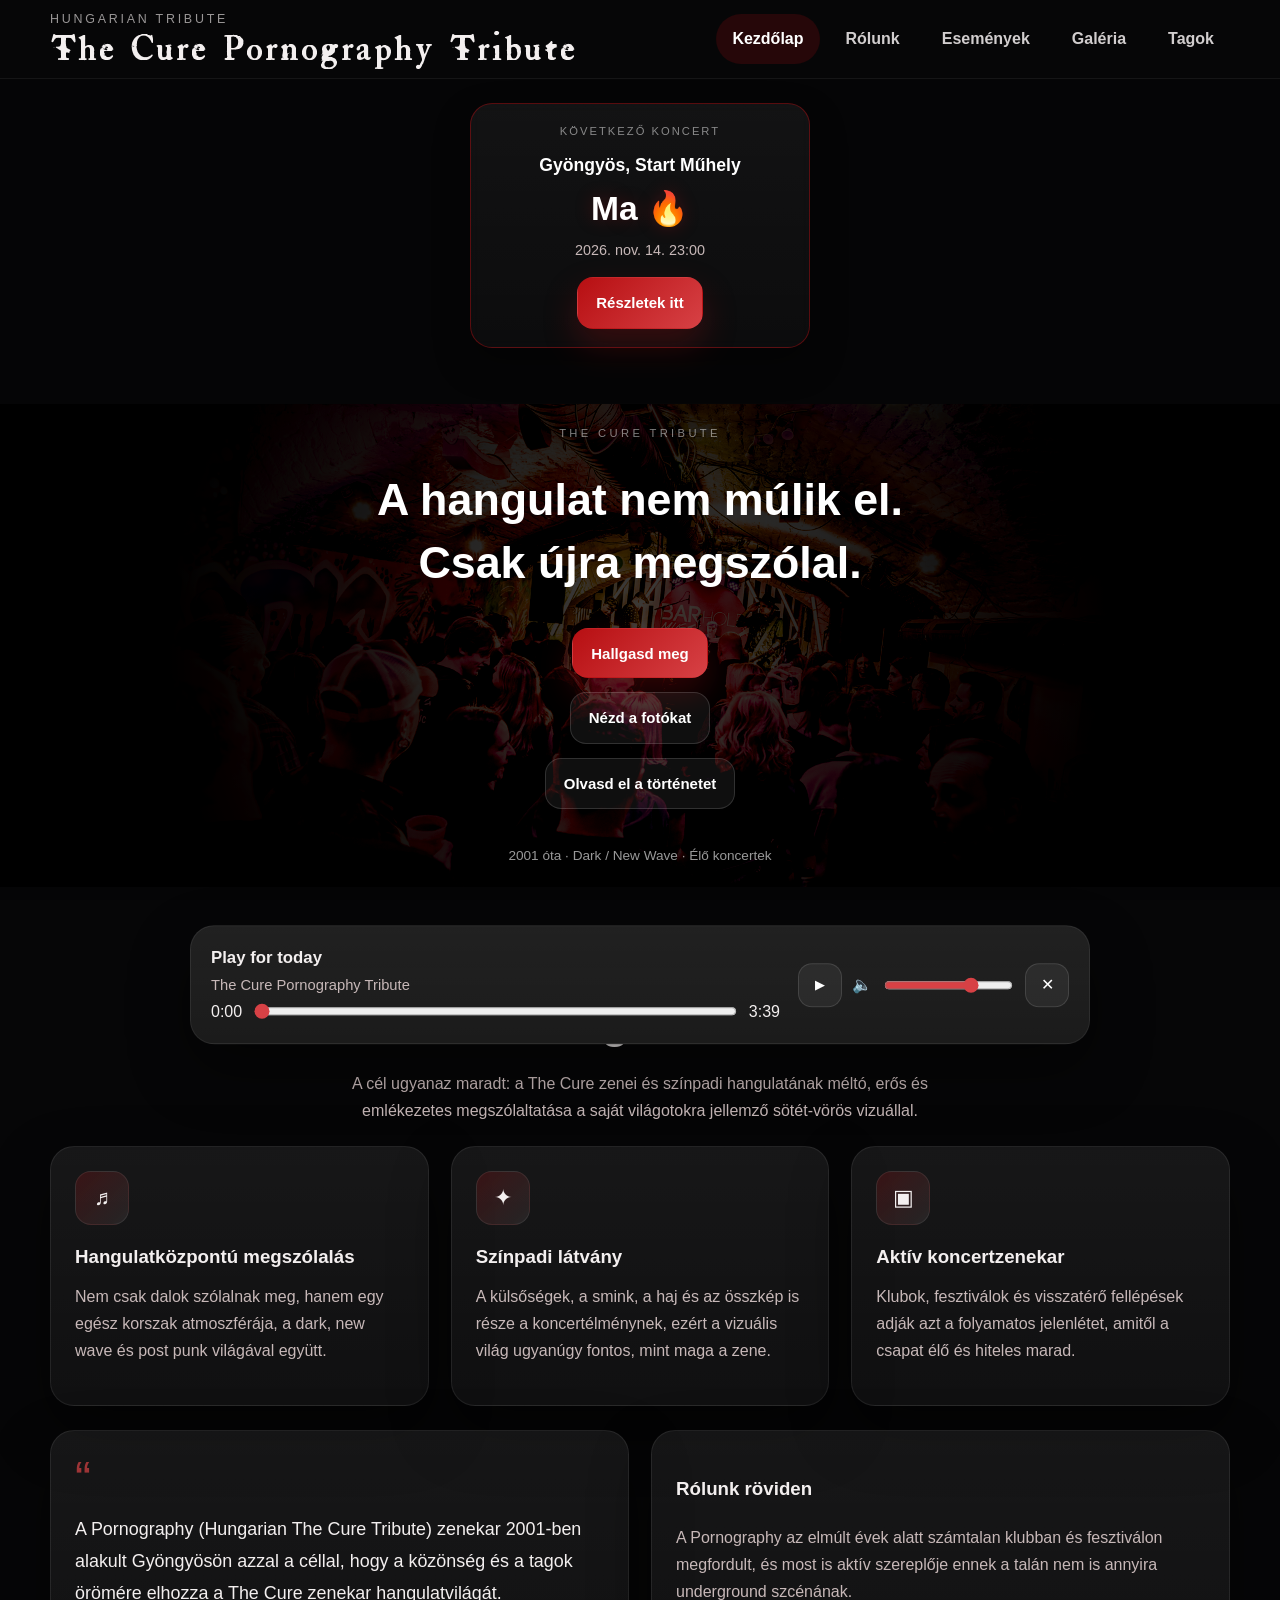
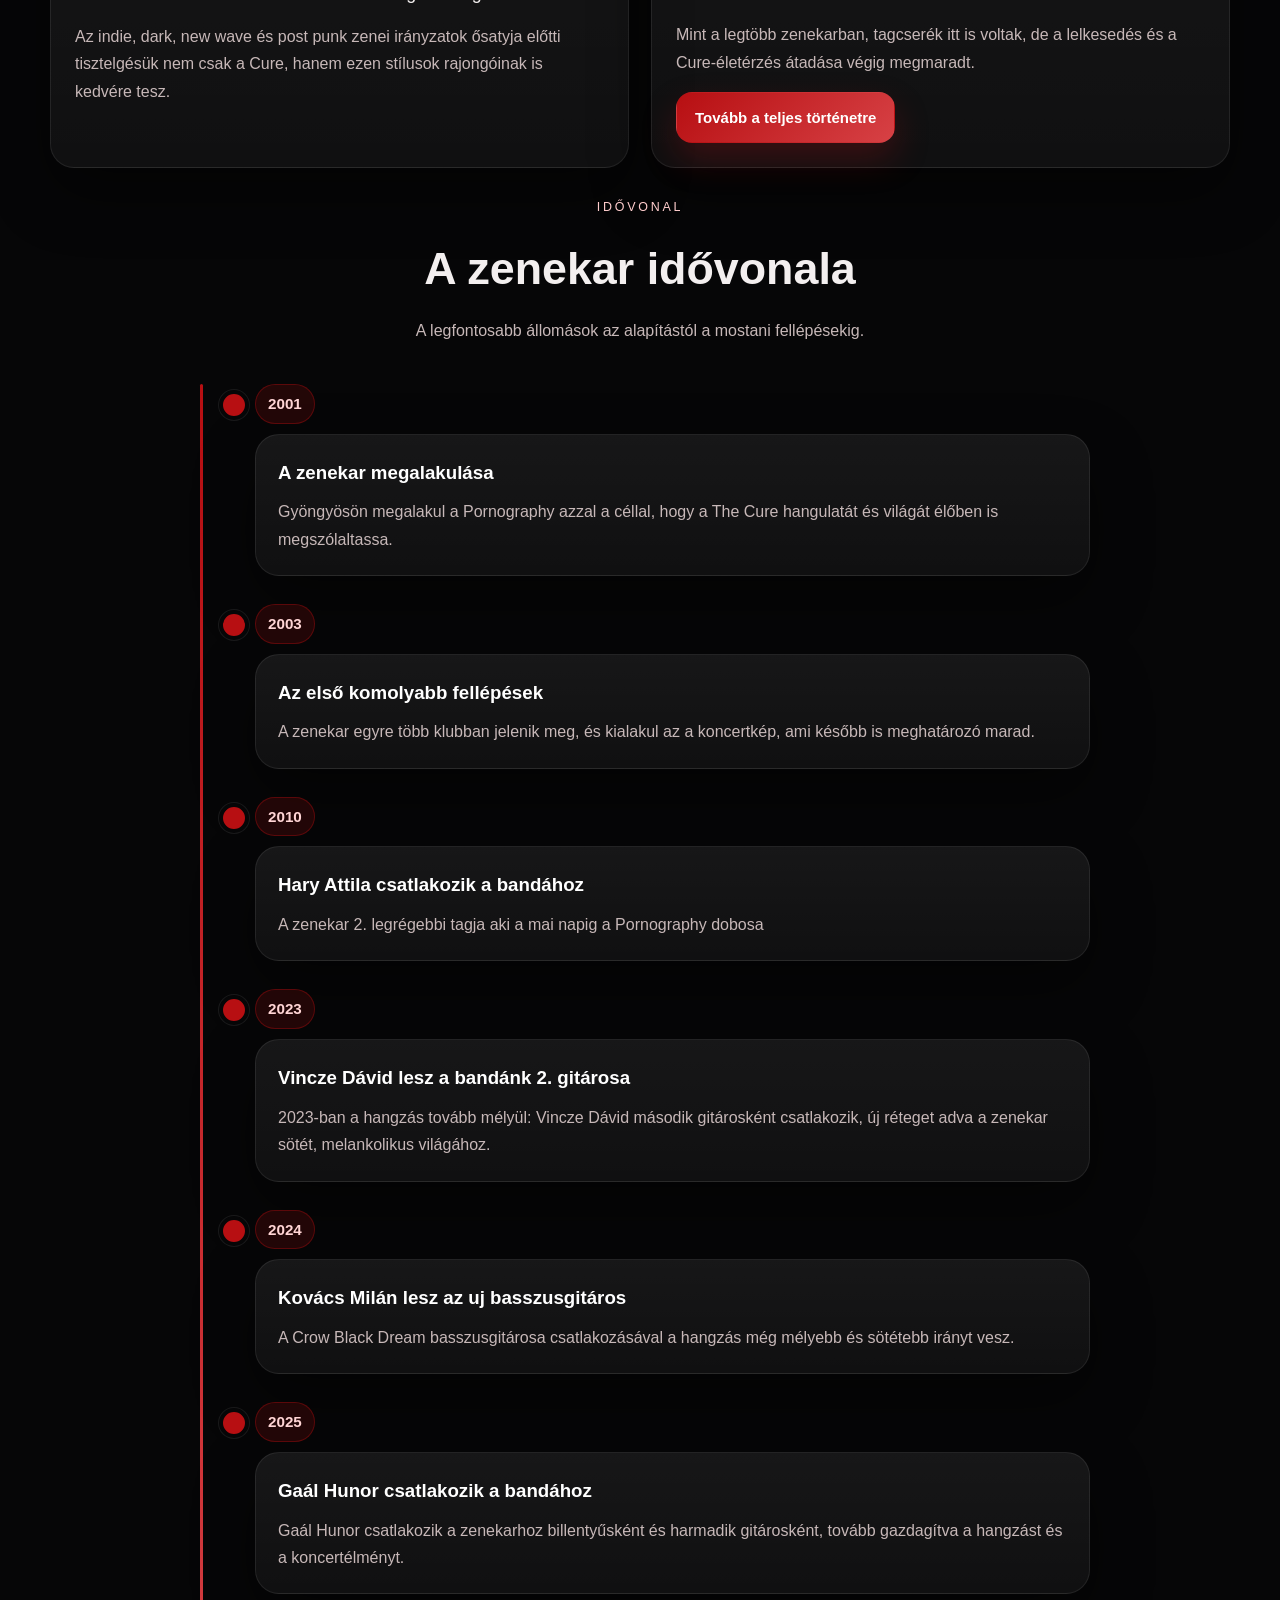
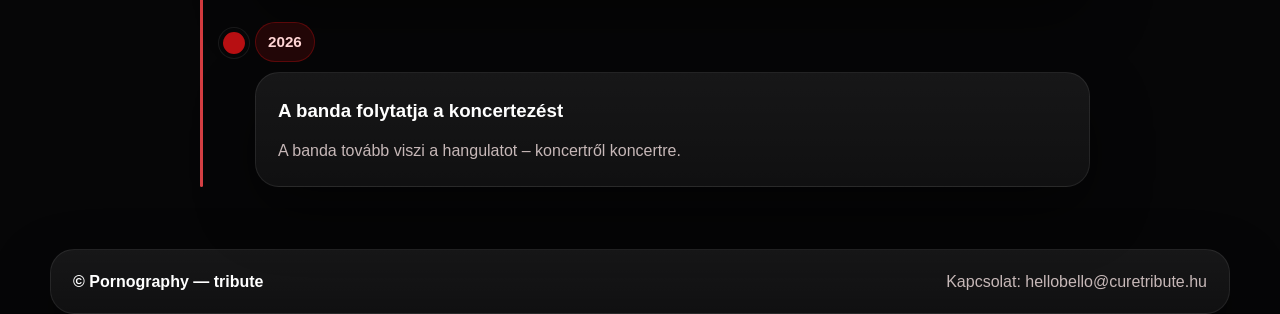
<file: index.html>
<!doctype html>
<html lang="hu">
<head>
  <meta charset="utf-8" />
  <meta name="theme-color" content="#060607">
  <meta name="apple-mobile-web-app-status-bar-style" content="black">
  <meta name="apple-mobile-web-app-capable" content="yes">
  <meta name="viewport" content="width=device-width, initial-scale=1, viewport-fit=cover">
  <meta name="theme-color" media="(prefers-color-scheme: light)" content="#060607">
  <meta name="theme-color" media="(prefers-color-scheme: dark)" content="#060607">
  <meta name="author" content="Gaal Hunor">
  <meta name="keywords" content="The Cure Pornography Tribute, Pornography Tribute">
  <meta name="description" content="Ez a The Cure Pornography Tribute hivatalos oldala">
  <title>The Cure Pornography Tribute</title>
  <link rel="stylesheet" href="style.css">
  <script src="JavaScript/app.js" defer></script>
</head>
<body>
  <div class="page-shell">
    <header class="site-header">
      <div class="inner">
        <a class="brand" href="./index.html">
          <span class="eyebrow">Hungarian Tribute</span>
          <span class="title">The Cure Pornography Tribute</span>
        </a>
        <button class="nav-toggle" aria-label="Menü megnyitása">☰</button>
        <nav class="site-nav">
          <a class="active" href="./index.html">Kezdőlap</a>
          <a href="./index3.html">Rólunk</a>
          <a href="./index4.html">Események</a>
          <a href="./index2.html">Galéria</a>
          <a href="./index5.html">Tagok</a>
        </nav>
      </div>
    </header>
    <div class="scroll-bar">
      <div class="scroll-bar-fill"></div>
    </div>
    <div class="countdown-card">
    <div class="countdown-label">Következő koncert</div>
    <div class="countdown-place">Gyöngyös, Start Műhely</div>
    <div class="countdown-live" id="countdownText">7 nap múlva</div>
    <div class="countdown-meta">2026. nov. 14. 23:00</div>
    <a class="btn btn-primary" href="https://www.facebook.com/events/27667048902974199" target="_blank" style="margin-top: 15px;">Részletek itt</a>
  </div>
    <section class="hero">
    <div class="hero-stack">

    <div class="hero-bg-image"></div>

    <div class="hero-center reveal">

      <div class="hero-line-top">THE CURE TRIBUTE</div>

      <div class="hero-main">
        A hangulat nem múlik el.<br>
        Csak újra megszólal.
      </div>

      <div class="hero-actions">
        <button class="btn btn-primary" id="openPlayer">Hallgasd meg</button>
        <a class="btn btn-secondary" href="./index2.html">Nézd a fotókat</a>
        <a class="btn btn-secondary" href="./index3.html">Olvasd el a történetet</a>
      </div>

      <div class="hero-footer">
        2001 óta · Dark / New Wave · Élő koncertek
      </div>

    </div>

  </div>
</section>

    <section class="section">
      <div class="section-head center reveal">
        <span class="eyebrow">A zenekar világa</span>
        <h2>Miért különleges ez a tribute?</h2>
        <center>
          <p>A cél ugyanaz maradt: a The Cure zenei és színpadi hangulatának méltó, erős és emlékezetes megszólaltatása a saját világotokra jellemző sötét-vörös vizuállal.</p>
        </center>
      </div>
      <div class="grid-3">
        <article class="card reveal">
          <div class="icon-chip">♬</div>
          <h3>Hangulatközpontú megszólalás</h3>
          <p>Nem csak dalok szólalnak meg, hanem egy egész korszak atmoszférája, a dark, new wave és post punk világával együtt.</p>
        </article>
        <article class="card reveal">
          <div class="icon-chip">✦</div>
          <h3>Színpadi látvány</h3>
          <p>A külsőségek, a smink, a haj és az összkép is része a koncertélménynek, ezért a vizuális világ ugyanúgy fontos, mint maga a zene.</p>
        </article>
        <article class="card reveal">
          <div class="icon-chip">▣</div>
          <h3>Aktív koncertzenekar</h3>
          <p>Klubok, fesztiválok és visszatérő fellépések adják azt a folyamatos jelenlétet, amitől a csapat élő és hiteles marad.</p>
        </article>
      </div>
    </section>

    <section class="section">
      <div class="about-teaser">
        <article class="quote-card reveal">
          <div class="quote-mark">“</div>
          <blockquote>A Pornography (Hungarian The Cure Tribute) zenekar 2001-ben alakult Gyöngyösön azzal a céllal, hogy a közönség és a tagok örömére elhozza a The Cure zenekar hangulatvilágát.</blockquote>
          <p>Az indie, dark, new wave és post punk zenei irányzatok ősatyja előtti tisztelgésük nem csak a Cure, hanem ezen stílusok rajongóinak is kedvére tesz.</p>
        </article>
        <article class="panel reveal">
          <h3>Rólunk röviden</h3>
          <p>A Pornography az elmúlt évek alatt számtalan klubban és fesztiválon megfordult, és most is aktív szereplője ennek a talán nem is annyira underground szcénának.</p>
          <p>Mint a legtöbb zenekarban, tagcserék itt is voltak, de a lelkesedés és a Cure-életérzés átadása végig megmaradt.</p>
          <div class="button-row">
            <a class="btn btn-primary" href="./index3.html">Tovább a teljes történetre</a>
          </div>
        </article>
      </div>
    </section>
    <section class="section">
  <div class="section-head center">
    <span class="eyebrow">Idővonal</span>
    <h2>A zenekar idővonala</h2>
    <center>
      <p>A legfontosabb állomások az alapítástól a mostani fellépésekig.</p>
    </center>
  </div>

  <div class="timeline">
    <div class="timeline-item">
      <div class="timeline-year">2001</div>
      <div class="timeline-content">
        <h3>A zenekar megalakulása</h3>
        <p>Gyöngyösön megalakul a Pornography azzal a céllal, hogy a The Cure hangulatát és világát élőben is megszólaltassa.</p>
      </div>
    </div>

    <div class="timeline-item">
      <div class="timeline-year">2003</div>
      <div class="timeline-content">
        <h3>Az első komolyabb fellépések</h3>
        <p>A zenekar egyre több klubban jelenik meg, és kialakul az a koncertkép, ami később is meghatározó marad.</p>
      </div>
    </div>

    <div class="timeline-item">
      <div class="timeline-year">2010</div>
      <div class="timeline-content">
        <h3>Hary Attila csatlakozik a bandához</h3>
        <p>A zenekar 2. legrégebbi tagja aki a mai napig a Pornography dobosa</p>
      </div>
    </div>

    <div class="timeline-item">
      <div class="timeline-year">2023</div>
      <div class="timeline-content">
        <h3>Vincze Dávid lesz a bandánk 2. gitárosa</h3>
        <p>2023-ban a hangzás tovább mélyül: Vincze Dávid második gitárosként csatlakozik, új réteget adva a zenekar sötét, melankolikus világához.</p>
      </div>
    </div>

    <div class="timeline-item">
      <div class="timeline-year">2024</div>
      <div class="timeline-content">
        <h3>Kovács Milán lesz az uj basszusgitáros</h3>
        <p>A Crow Black Dream basszusgitárosa csatlakozásával a hangzás még mélyebb és sötétebb irányt vesz.</p>
      </div>
    </div>

    <div class="timeline-item">
      <div class="timeline-year">2025</div>
      <div class="timeline-content">
        <h3>Gaál Hunor csatlakozik a bandához</h3>
        <p>Gaál Hunor csatlakozik a zenekarhoz billentyűsként és harmadik gitárosként, tovább gazdagítva a hangzást és a koncertélményt.</p>
      </div>
    </div>

    <div class="timeline-item">
      <div class="timeline-year">2026</div>
      <div class="timeline-content">
        <h3>A banda folytatja a koncertezést</h3>
        <p>A banda tovább viszi a hangulatot – koncertről koncertre.</p>
      </div>
    </div>


  </div>
</section>
  </div>
  <div id="musicPlayer" class="music-player">
    <div class="audio-card">
      <div>
        <div class="track-title">Play for today</div>
        <div class="track-sub">The Cure Pornography Tribute</div>
        <div class="progress-row">
          <span id="currentTime">0:00</span>
          <input type="range" id="progressBar" value="0">
          <span id="duration">3:39</span>
        </div>
      </div>
      <div class="audio-controls">
        <button id="playPause" class="icon-btn">▶</button>
        <div class="volume">
          <span>🔈</span>
          <input type="range" id="volumeBar" min="0" max="1" step="0.01" value="0.7">
        </div>
        <button class="icon-btn close-player">✕</button>
      </div>
      <audio id="audio" src="./Music/Play for tuday tribute maraton.mp3"></audio>
    </div>
  </div>

  <div id="modal" class="modal">
    <span class="close" onclick="closeModal()">&times;</span>
    <img class="modal-content" id="modal-img" alt="Nagyított kép">
  </div>

  <footer class="footer">
    <div class="footer-card">
      <div><strong>© Pornography — tribute</strong></div>
      <div>Kapcsolat: hellobello@curetribute.hu</div>
    </div>
  </footer>
</body>
</html>
</file>
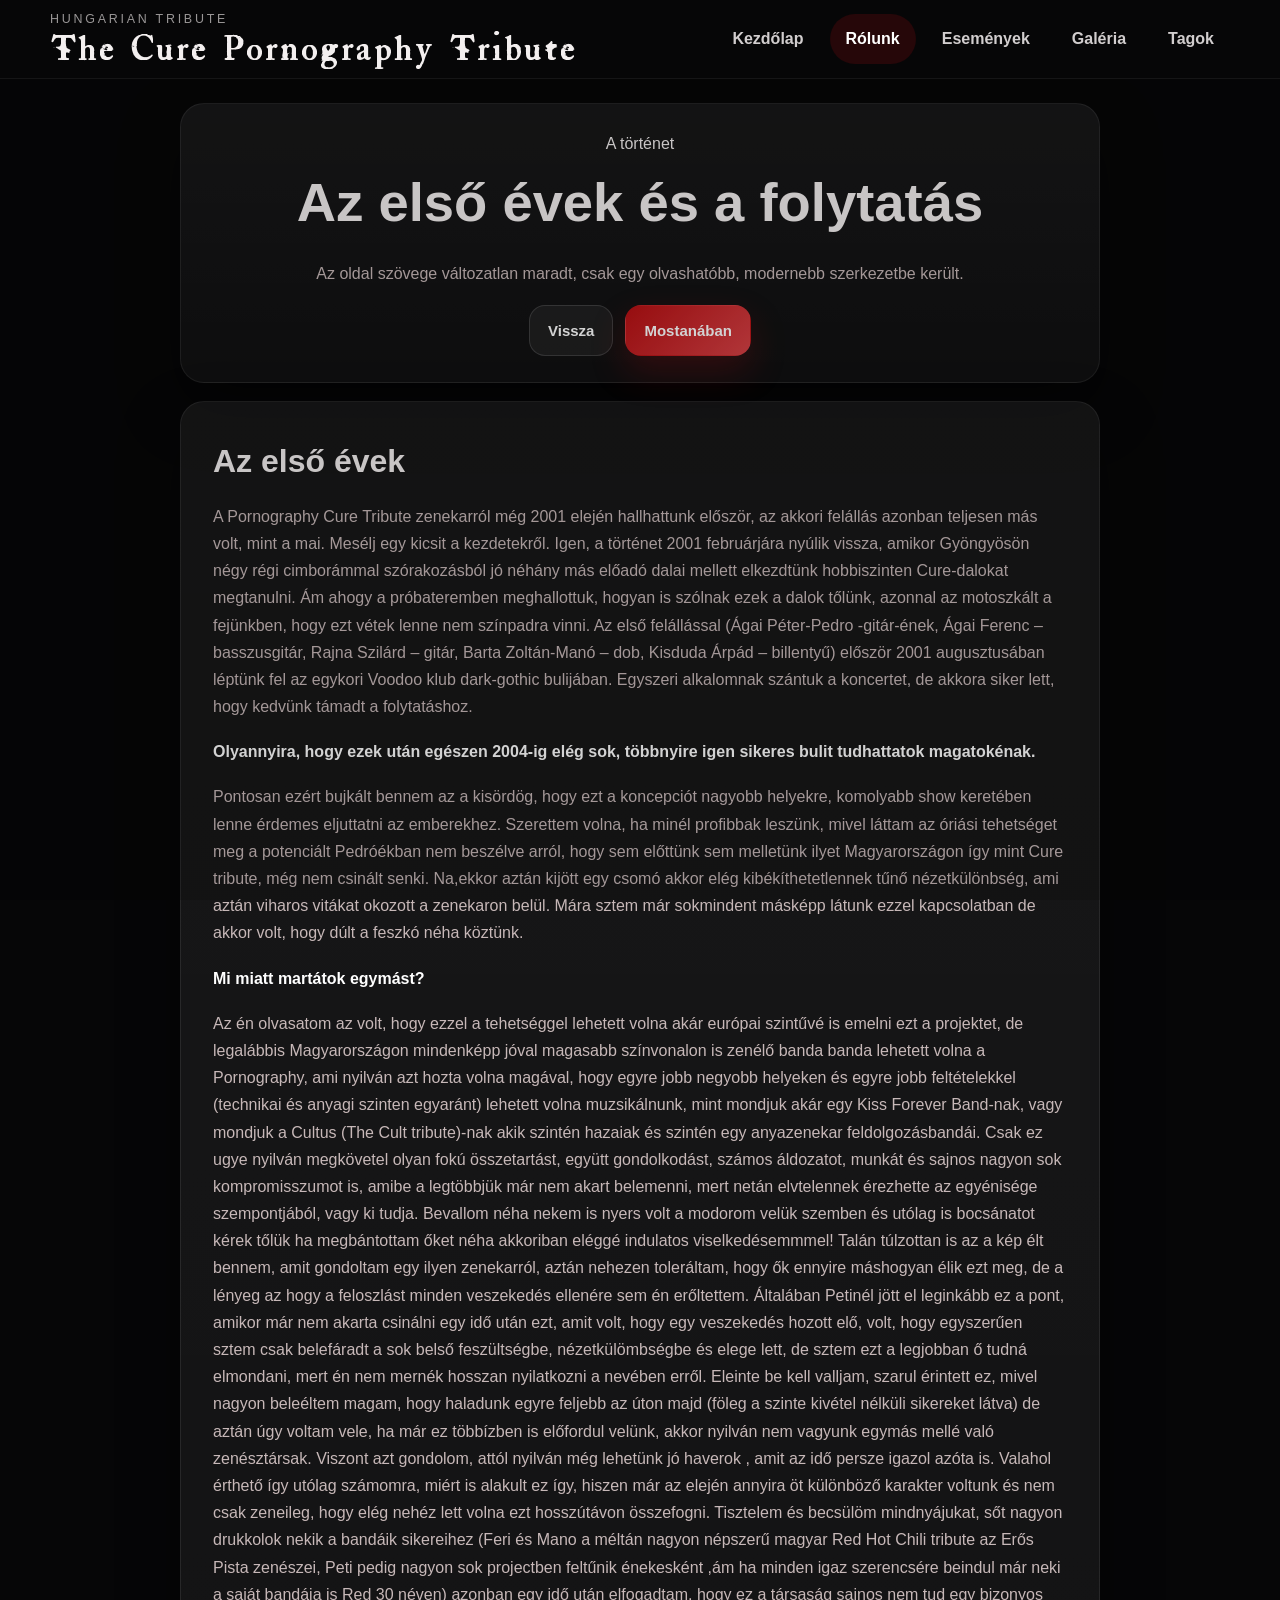
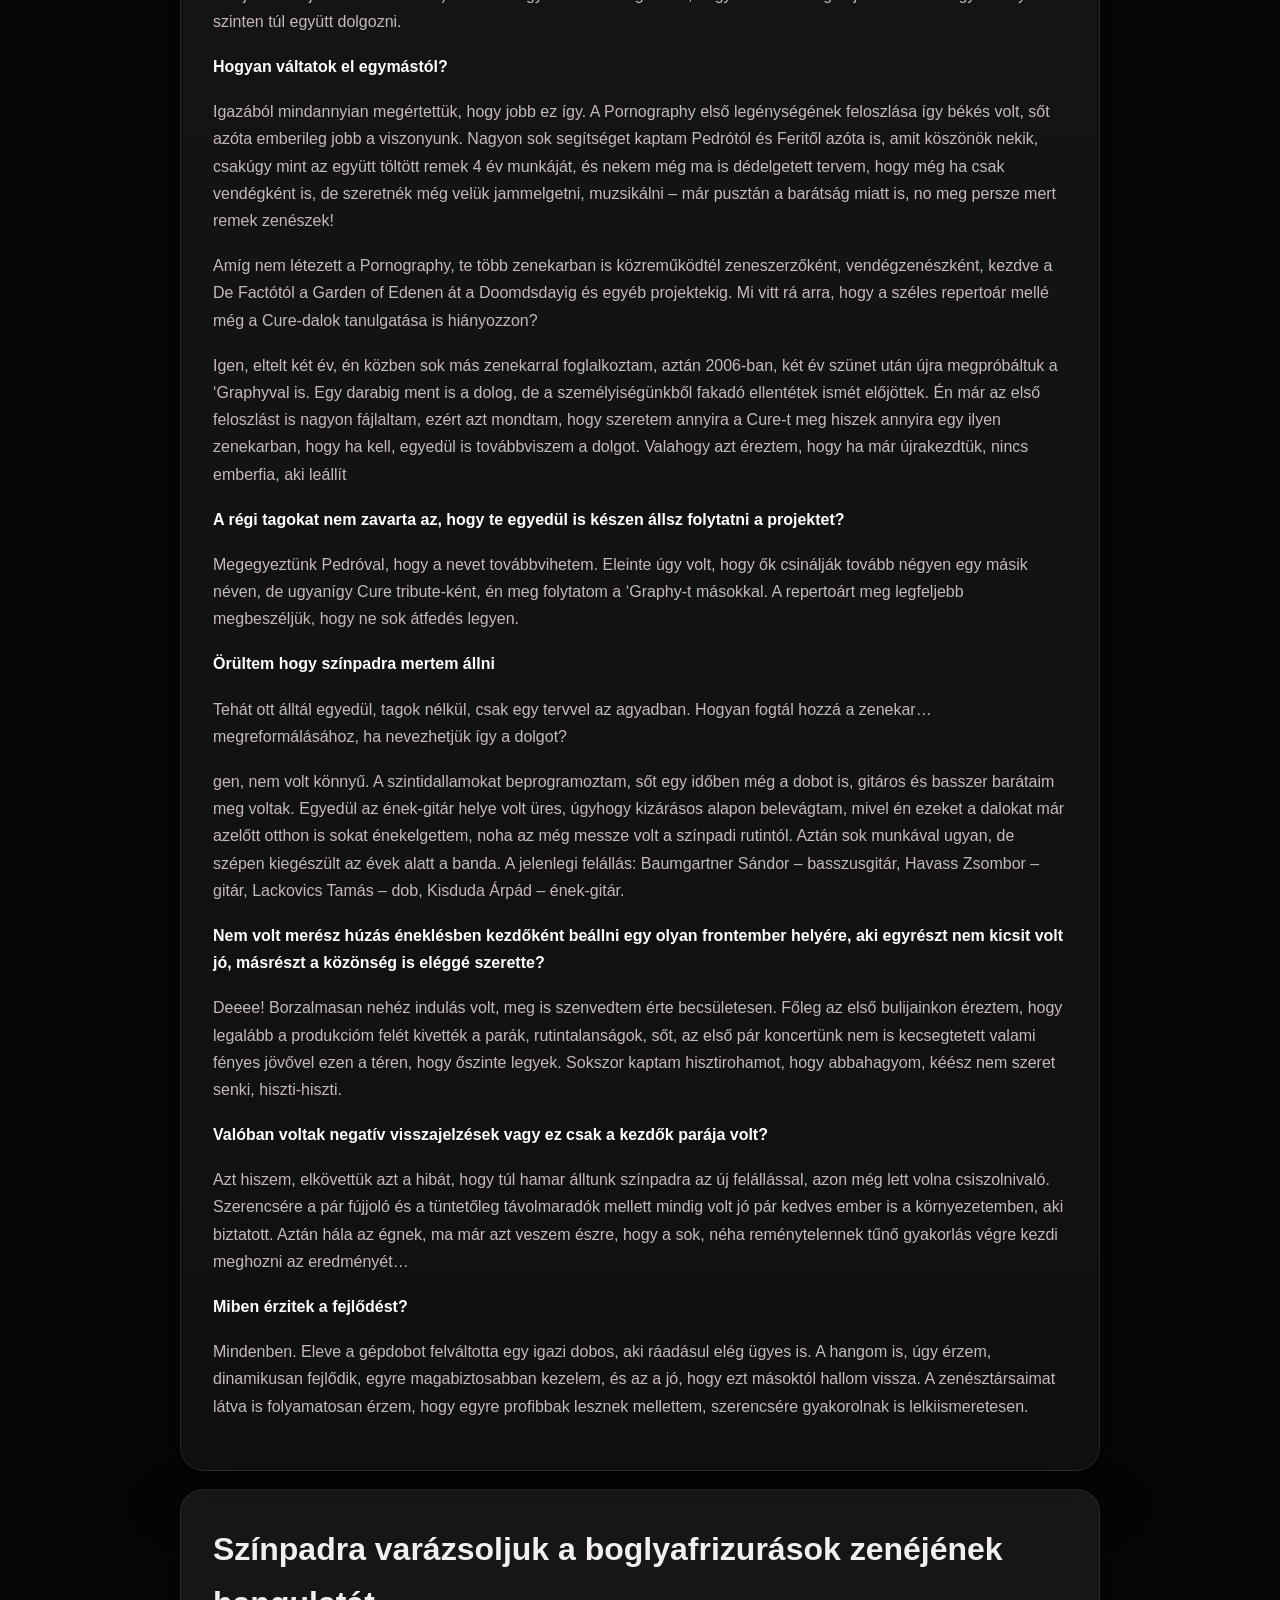
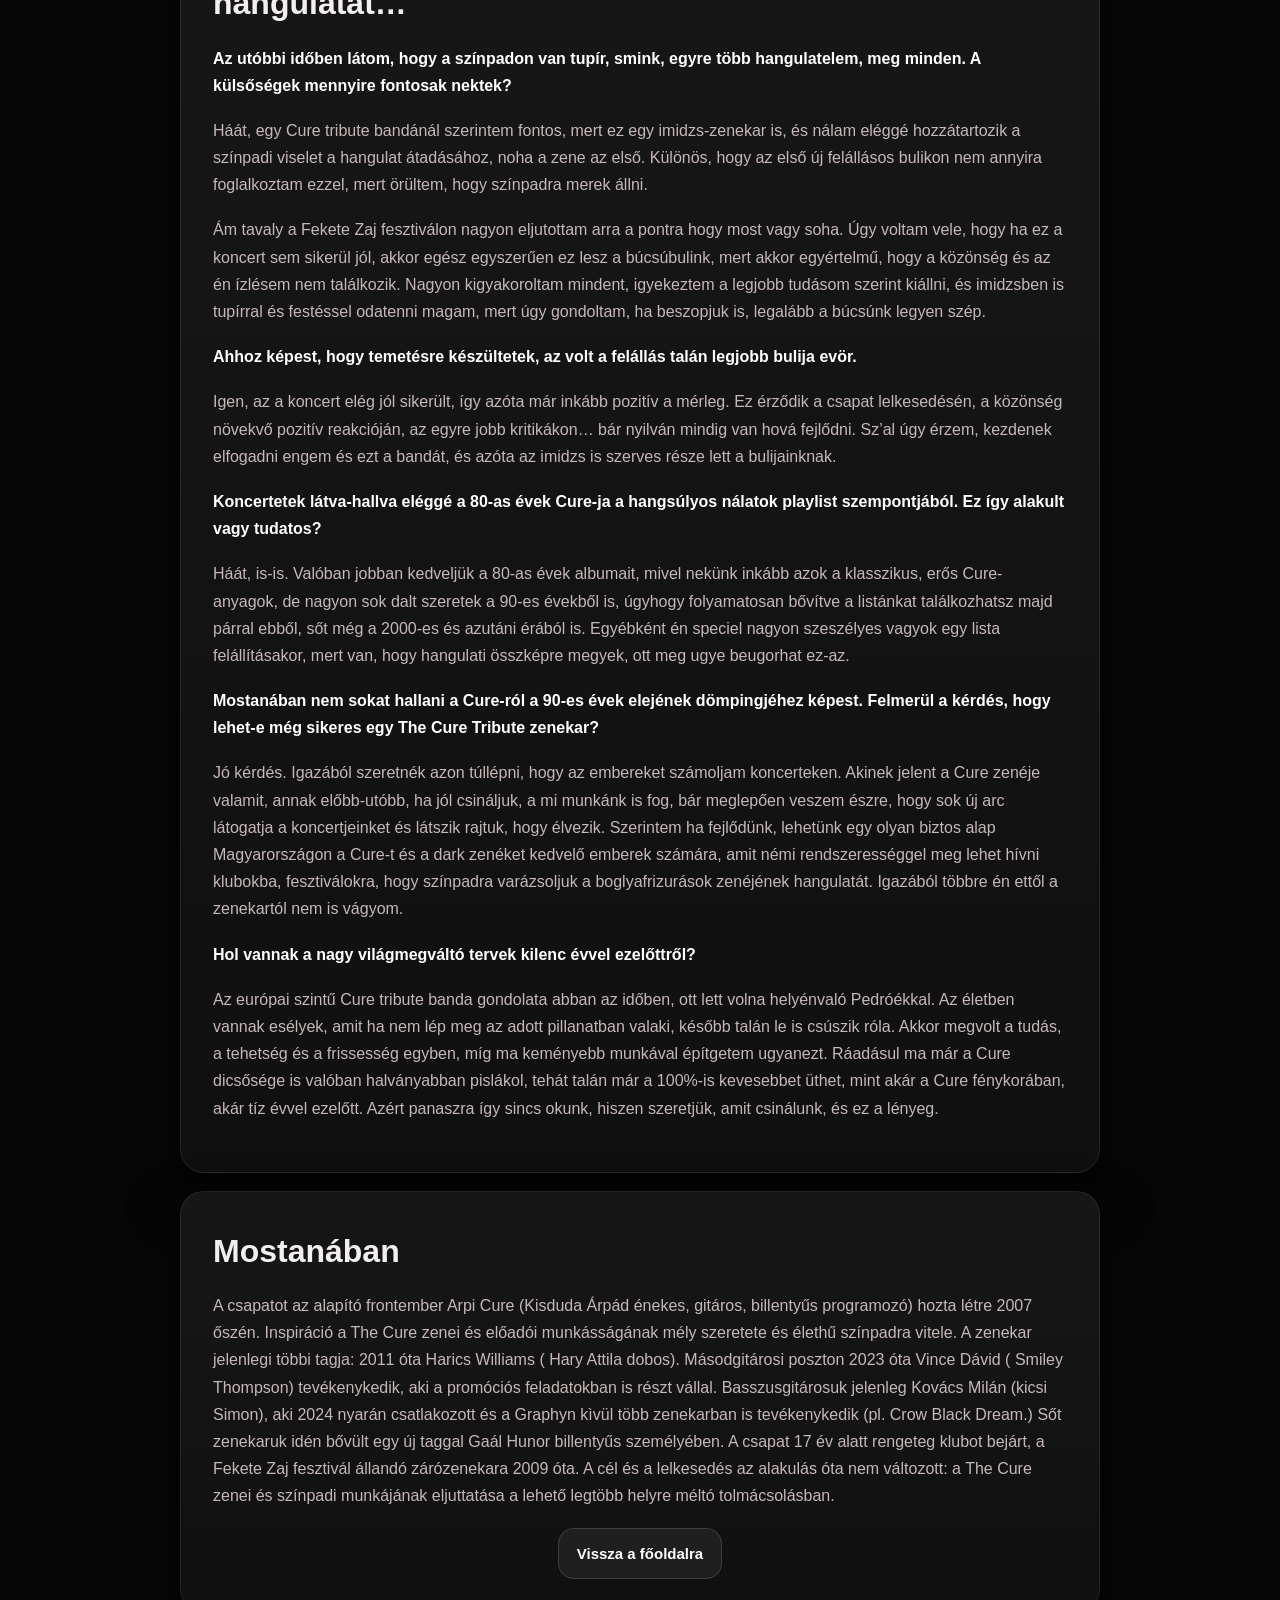
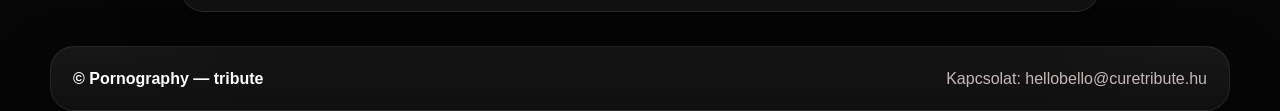
<file: index3.html>
<!doctype html>
<html lang="hu">
<head>
  <meta charset="utf-8" />
  <meta name="theme-color" content="#060607">
  <meta name="apple-mobile-web-app-status-bar-style" content="black">
  <meta name="apple-mobile-web-app-capable" content="yes">
  <meta name="viewport" content="width=device-width, initial-scale=1, viewport-fit=cover">
  <meta name="theme-color" media="(prefers-color-scheme: light)" content="#060607">
  <meta name="theme-color" media="(prefers-color-scheme: dark)" content="#060607">
  <meta name="author" content="Gaal Hunor">
  <meta name="keywords" content="The Cure Pornography Tribute, Pornography Tribute">
  <meta name="description" content="Ez a The Cure Pornography Tribute hivatalos oldala">
  <title>The Cure Pornography Tribute – Rólunk</title>
  <link rel="stylesheet" href="style.css">
  <script src="JavaScript/app.js" defer></script>
</head>
<body>
  <header class="site-header">
    <div class="inner">
      <a class="brand" href="./index.html">
        <span class="eyebrow">Hungarian Tribute</span>
        <span class="title">The Cure Pornography Tribute</span>
      </a>
      <button class="nav-toggle" aria-label="Menü megnyitása">☰</button>
      <nav class="site-nav">
        <a href="./index.html">Kezdőlap</a>
        <a class="active" href="./index3.html">Rólunk</a>
        <a href="./index4.html">Események</a>
        <a href="./index2.html">Galéria</a>
        <a href="./index5.html">Tagok</a>
      </nav>
    </div>
  </header>
  <div class="scroll-bar">
      <div class="scroll-bar-fill"></div>
  </div>
  <section class="section">
    <div class="article-wrap">
      <article class="article-card article-hero reveal">
        <div class="eyebrow">A történet</div>
        <h1>Az első évek és a folytatás</h1>
        <p>Az oldal szövege változatlan maradt, csak egy olvashatóbb, modernebb szerkezetbe került.</p>
        <div class="anchor-box">
          <a class="btn btn-secondary" href="./index.html">Vissza</a>
          <a class="btn btn-primary" href="#most">Mostanában</a>
        </div>
      </article>

      <article class="article-card article-body reveal">
        <h2>Az első évek</h2>
        <p>A Pornography Cure Tribute zenekarról még 2001 elején hallhattunk először, az akkori felállás azonban teljesen más volt, mint a mai. Mesélj egy kicsit a kezdetekről.
            Igen, a történet 2001 februárjára nyúlik vissza, amikor Gyöngyösön négy régi cimborámmal szórakozásból jó néhány más előadó dalai mellett elkezdtünk hobbiszinten Cure-dalokat megtanulni. Ám ahogy a próbateremben meghallottuk, hogyan is szólnak ezek a dalok tőlünk, azonnal az motoszkált a fejünkben, hogy ezt vétek lenne nem színpadra vinni. Az első felállással (Ágai Péter-Pedro -gitár-ének, Ágai Ferenc – basszusgitár, Rajna Szilárd – gitár, Barta Zoltán-Manó – dob, Kisduda Árpád – billentyű) először 2001 augusztusában léptünk fel az egykori Voodoo klub dark-gothic bulijában. Egyszeri alkalomnak szántuk a koncertet, de akkora siker lett, hogy kedvünk támadt a folytatáshoz.</p>

        <p class="question">Olyannyira, hogy ezek után egészen 2004-ig elég sok, többnyire igen sikeres bulit tudhattatok magatokénak.</p>
        <p>Pontosan ezért bujkált bennem az a kisördög, hogy ezt a koncepciót nagyobb helyekre, komolyabb show keretében lenne érdemes eljuttatni az emberekhez. Szerettem volna, ha minél profibbak leszünk, mivel láttam az óriási tehetséget meg a potenciált Pedróékban nem beszélve arról, hogy sem előttünk sem melletünk ilyet Magyarországon így mint Cure tribute, még nem csinált senki. Na,ekkor aztán kijött egy csomó akkor elég kibékíthetetlennek tűnő nézetkülönbség, ami aztán viharos vitákat okozott a zenekaron belül. Mára sztem már sokmindent másképp látunk ezzel kapcsolatban de akkor volt, hogy dúlt a feszkó néha köztünk.</p>

        <p class="question">Mi miatt martátok egymást?</p>
        <p>Az én olvasatom az volt, hogy ezzel a tehetséggel lehetett volna akár európai szintűvé is emelni ezt a projektet, de legalábbis Magyarországon mindenképp jóval magasabb színvonalon is zenélő banda banda lehetett volna a Pornography, ami nyilván azt hozta volna magával, hogy egyre jobb negyobb helyeken és egyre jobb feltételekkel (technikai és anyagi szinten egyaránt) lehetett volna muzsikálnunk, mint mondjuk akár egy Kiss Forever Band-nak, vagy mondjuk a Cultus (The Cult tribute)-nak akik szintén hazaiak és szintén egy anyazenekar feldolgozásbandái. Csak ez ugye nyilván megkövetel olyan fokú összetartást, együtt gondolkodást, számos áldozatot, munkát és sajnos nagyon sok kompromisszumot is, amibe a legtöbbjük már nem akart belemenni, mert netán elvtelennek érezhette az egyénisége szempontjából, vagy ki tudja. Bevallom néha nekem is nyers volt a modorom velük szemben és utólag is bocsánatot kérek tőlük ha megbántottam őket néha akkoriban eléggé indulatos viselkedésemmmel! Talán túlzottan is az a kép élt bennem, amit gondoltam egy ilyen zenekarról, aztán nehezen toleráltam, hogy ők ennyire máshogyan élik ezt meg, de a lényeg az hogy a feloszlást minden veszekedés ellenére sem én erőltettem. Általában Petinél jött el leginkább ez a pont, amikor már nem akarta csinálni egy idő után ezt, amit volt, hogy egy veszekedés hozott elő, volt, hogy egyszerűen sztem csak belefáradt a sok belső feszültségbe, nézetkülömbségbe és elege lett, de sztem ezt a legjobban ő tudná elmondani, mert én nem mernék hosszan nyilatkozni a nevében erről. Eleinte be kell valljam, szarul érintett ez, mivel nagyon beleéltem magam, hogy haladunk egyre feljebb az úton majd (föleg a szinte kivétel nélküli sikereket látva) de aztán úgy voltam vele, ha már ez többízben is előfordul velünk, akkor nyilván nem vagyunk egymás mellé való zenésztársak. Viszont azt gondolom, attól nyilván még lehetünk jó haverok , amit az idő persze igazol azóta is. Valahol érthető így utólag számomra, miért is alakult ez így, hiszen már az elején annyira öt különböző karakter voltunk és nem csak zeneileg, hogy elég nehéz lett volna ezt hosszútávon összefogni. Tisztelem és becsülöm mindnyájukat, sőt nagyon drukkolok nekik a bandáik sikereihez (Feri és Mano a méltán nagyon népszerű magyar Red Hot Chili tribute az Erős Pista zenészei, Peti pedig nagyon sok projectben feltűnik énekesként ,ám ha minden igaz szerencsére beindul már neki a saját bandája is Red 30 néven) azonban egy idő után elfogadtam, hogy ez a társaság sajnos nem tud egy bizonyos szinten túl együtt dolgozni.</p>

        <p class="question">Hogyan váltatok el egymástól?</p>
        <p>Igazából mindannyian megértettük, hogy jobb ez így. A Pornography első legénységének feloszlása így békés volt, sőt azóta emberileg jobb a viszonyunk. Nagyon sok segítséget kaptam Pedrótól és Feritől azóta is, amit köszönök nekik, csakúgy mint az együtt töltött remek 4 év munkáját, és nekem még ma is dédelgetett tervem, hogy még ha csak vendégként is, de szeretnék még velük jammelgetni, muzsikálni – már pusztán a barátság miatt is, no meg persze mert remek zenészek!</p>
        <p>Amíg nem létezett a Pornography, te több zenekarban is közreműködtél zeneszerzőként, vendégzenészként, kezdve a De Factótól a Garden of Edenen át a Doomdsdayig és egyéb projektekig. Mi vitt rá arra, hogy a széles repertoár mellé még a Cure-dalok tanulgatása is hiányozzon?</p>
        <p>Igen, eltelt két év, én közben sok más zenekarral foglalkoztam, aztán 2006-ban, két év szünet után újra megpróbáltuk a ‘Graphyval is. Egy darabig ment is a dolog, de a személyiségünkből fakadó ellentétek ismét előjöttek. Én már az első feloszlást is nagyon fájlaltam, ezért azt mondtam, hogy szeretem annyira a Cure-t meg hiszek annyira egy ilyen zenekarban, hogy ha kell, egyedül is továbbviszem a dolgot. Valahogy azt éreztem, hogy ha már újrakezdtük, nincs emberfia, aki leállít</p>

        <p class="question">A régi tagokat nem zavarta az, hogy te egyedül is készen állsz folytatni a projektet?</p>
        <p>Megegyeztünk Pedróval, hogy a nevet továbbvihetem. Eleinte úgy volt, hogy ők csinálják tovább négyen egy másik néven, de ugyanígy Cure tribute-ként, én meg folytatom a ‘Graphy-t másokkal. A repertoárt meg legfeljebb megbeszéljük, hogy ne sok átfedés legyen.</p>

        <p class="question">Örültem hogy színpadra mertem állni</p>
        <p>Tehát ott álltál egyedül, tagok nélkül, csak egy tervvel az agyadban. Hogyan fogtál hozzá a zenekar… megreformálásához, ha nevezhetjük így a dolgot?</p>
        <p>gen, nem volt könnyű. A szintidallamokat beprogramoztam, sőt egy időben még a dobot is, gitáros és basszer barátaim meg voltak. Egyedül az ének-gitár helye volt üres, úgyhogy kizárásos alapon belevágtam, mivel én ezeket a dalokat már azelőtt otthon is sokat énekelgettem, noha az még messze volt a színpadi rutintól. Aztán sok munkával ugyan, de szépen kiegészült az évek alatt a banda. A jelenlegi felállás: Baumgartner Sándor – basszusgitár, Havass Zsombor – gitár, Lackovics Tamás – dob, Kisduda Árpád – ének-gitár.</p>

        <p class="question">Nem volt merész húzás éneklésben kezdőként beállni egy olyan frontember helyére, aki egyrészt nem kicsit volt jó, másrészt a közönség is eléggé szerette?</p>
        <p>Deeee! Borzalmasan nehéz indulás volt, meg is szenvedtem érte becsületesen. Főleg az első bulijainkon éreztem, hogy legalább a produkcióm felét kivették a parák, rutintalanságok, sőt, az első pár koncertünk nem is kecsegtetett valami fényes jövővel ezen a téren, hogy őszinte legyek. Sokszor kaptam hisztirohamot, hogy abbahagyom, kéész nem szeret senki, hiszti-hiszti.</p>

        <p class="question">Valóban voltak negatív visszajelzések vagy ez csak a kezdők parája volt?</p>
        <p>Azt hiszem, elkövettük azt a hibát, hogy túl hamar álltunk színpadra az új felállással, azon még lett volna csiszolnivaló. Szerencsére a pár fújjoló és a tüntetőleg távolmaradók mellett mindig volt jó pár kedves ember is a környezetemben, aki biztatott. Aztán hála az égnek, ma már azt veszem észre, hogy a sok, néha reménytelennek tűnő gyakorlás végre kezdi meghozni az eredményét…</p>

        <p class="question">Miben érzitek a fejlődést?</p>
        <p>Mindenben. Eleve a gépdobot felváltotta egy igazi dobos, aki ráadásul elég ügyes is. A hangom is, úgy érzem, dinamikusan fejlődik, egyre magabiztosabban kezelem, és az a jó, hogy ezt másoktól hallom vissza. A zenésztársaimat látva is folyamatosan érzem, hogy egyre profibbak lesznek mellettem, szerencsére gyakorolnak is lelkiismeretesen.</p>
      </article>

      <article class="article-card article-body reveal">
        <h2>Színpadra varázsoljuk a boglyafrizurások zenéjének hangulatát…</h2>
        <p class="question">Az utóbbi időben látom, hogy a színpadon van tupír, smink, egyre több hangulatelem, meg minden. A külsőségek mennyire fontosak nektek?</p>
        <p>Háát, egy Cure tribute bandánál szerintem fontos, mert ez egy imidzs-zenekar is, és nálam eléggé hozzátartozik a színpadi viselet a hangulat átadásához, noha a zene az első. Különös, hogy az első új felállásos bulikon nem annyira foglalkoztam ezzel, mert örültem, hogy színpadra merek állni.</p>
        <p>Ám tavaly a Fekete Zaj fesztiválon nagyon eljutottam arra a pontra hogy most vagy soha. Úgy voltam vele, hogy ha ez a koncert sem sikerül jól, akkor egész egyszerűen ez lesz a búcsúbulink, mert akkor egyértelmű, hogy a közönség és az én ízlésem nem találkozik. Nagyon kigyakoroltam mindent, igyekeztem a legjobb tudásom szerint kiállni, és imidzsben is tupírral és festéssel odatenni magam, mert úgy gondoltam, ha beszopjuk is, legalább a búcsúnk legyen szép.</p>

        <p class="question">Ahhoz képest, hogy temetésre készültetek, az volt a felállás talán legjobb bulija evör.</p>
        <p>Igen, az a koncert elég jól sikerült, így azóta már inkább pozitív a mérleg. Ez érződik a csapat lelkesedésén, a közönség növekvő pozitív reakcióján, az egyre jobb kritikákon… bár nyilván mindig van hová fejlődni. Sz’al úgy érzem, kezdenek elfogadni engem és ezt a bandát, és azóta az imidzs is szerves része lett a bulijainknak.</p>

        <p class="question">Koncertetek látva-hallva eléggé a 80-as évek Cure-ja a hangsúlyos nálatok playlist szempontjából. Ez így alakult vagy tudatos?</p>
        <p>Háát, is-is. Valóban jobban kedveljük a 80-as évek albumait, mivel nekünk inkább azok a klasszikus, erős Cure-anyagok, de nagyon sok dalt szeretek a 90-es évekből is, úgyhogy folyamatosan bővítve a listánkat találkozhatsz majd párral ebből, sőt még a 2000-es és azutáni érából is. Egyébként én speciel nagyon szeszélyes vagyok egy lista felállításakor, mert van, hogy hangulati összképre megyek, ott meg ugye beugorhat ez-az.</p>

        <p class="question">Mostanában nem sokat hallani a Cure-ról a 90-es évek elejének dömpingjéhez képest. Felmerül a kérdés, hogy lehet-e még sikeres egy The Cure Tribute zenekar?</p>
        <p>Jó kérdés. Igazából szeretnék azon túllépni, hogy az embereket számoljam koncerteken. Akinek jelent a Cure zenéje valamit, annak előbb-utóbb, ha jól csináljuk, a mi munkánk is fog, bár meglepően veszem észre, hogy sok új arc látogatja a koncertjeinket és látszik rajtuk, hogy élvezik. Szerintem ha fejlődünk, lehetünk egy olyan biztos alap Magyarországon a Cure-t és a dark zenéket kedvelő emberek számára, amit némi rendszerességgel meg lehet hívni klubokba, fesztiválokra, hogy színpadra varázsoljuk a boglyafrizurások zenéjének hangulatát. Igazából többre én ettől a zenekartól nem is vágyom.</p>

        <p class="question">Hol vannak a nagy világmegváltó tervek kilenc évvel ezelőttről?</p>
        <p>Az európai szintű Cure tribute banda gondolata abban az időben, ott lett volna helyénvaló Pedróékkal. Az életben vannak esélyek, amit ha nem lép meg az adott pillanatban valaki, később talán le is csúszik róla. Akkor megvolt a tudás, a tehetség és a frissesség egyben, míg ma keményebb munkával építgetem ugyanezt. Ráadásul ma már a Cure dicsősége is valóban halványabban pislákol, tehát talán már a 100%-is kevesebbet üthet, mint akár a Cure fénykorában, akár tíz évvel ezelőtt. Azért panaszra így sincs okunk, hiszen szeretjük, amit csinálunk, és ez a lényeg.</p>
      </article>

      <article class="article-card article-body reveal" id="most">
        <h2>Mostanában</h2>
        <p>A csapatot az alapító frontember Arpi Cure (Kisduda Árpád énekes, gitáros, billentyűs programozó) hozta létre 2007 őszén. Inspiráció a The Cure zenei és előadói munkásságának mély szeretete és élethű színpadra vitele. A zenekar jelenlegi többi tagja: 2011 óta Harics Williams ( Hary Attila dobos). Másodgitárosi poszton 2023 óta Vince Dávid ( Smiley Thompson) tevékenykedik, aki a promóciós feladatokban is részt vállal. Basszusgitárosuk jelenleg Kovács Milán (kicsi Simon), aki 2024 nyarán csatlakozott és a Graphyn kìvül több zenekarban is tevékenykedik (pl. Crow Black Dream.) Sőt zenekaruk idén bővült egy új taggal Gaál Hunor billentyűs személyében. A csapat 17 év alatt rengeteg klubot bejárt, a Fekete Zaj fesztivál állandó zárózenekara 2009 óta. A cél és a lelkesedés az alakulás óta nem változott: a The Cure zenei és színpadi munkájának eljuttatása a lehető legtöbb helyre méltó tolmácsolásban.</p>
        <div class="anchor-box">
          <a class="btn btn-secondary" href="./index.html">Vissza a főoldalra</a>
        </div>
      </article>
    </div>
  </section>

  <footer class="footer">
    <div class="footer-card">
      <div><strong>© Pornography — tribute</strong></div>
      <div>Kapcsolat: hellobello@curetribute.hu</div>
    </div>
  </footer>
</body>
</html>
</file>
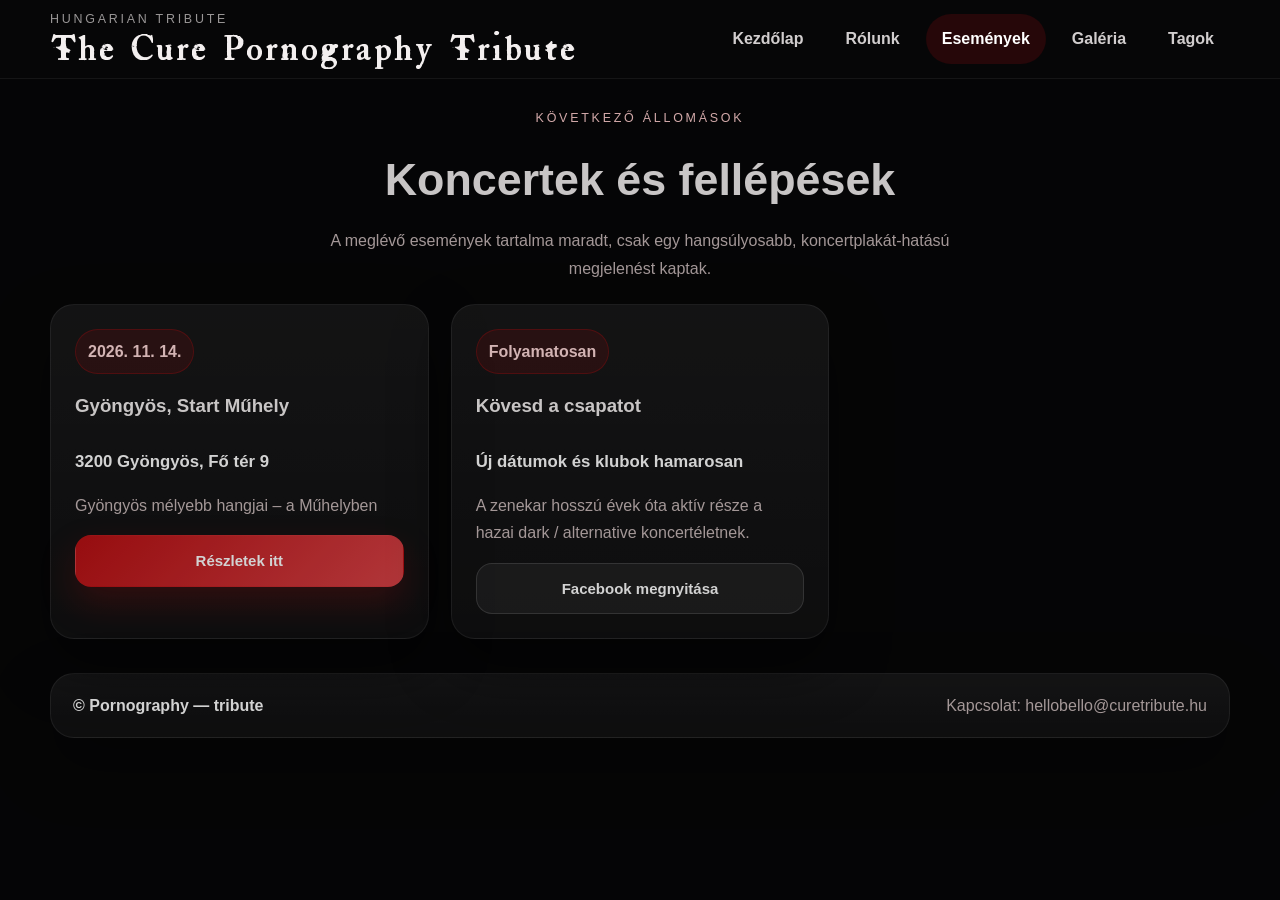
<file: index4.html>
<!doctype html>
<html lang="hu">
<head>
  <meta charset="utf-8" />
  <meta name="theme-color" content="#060607">
  <meta name="apple-mobile-web-app-status-bar-style" content="black">
  <meta name="apple-mobile-web-app-capable" content="yes">
  <meta name="viewport" content="width=device-width, initial-scale=1, viewport-fit=cover">
  <meta name="theme-color" media="(prefers-color-scheme: light)" content="#060607">
  <meta name="theme-color" media="(prefers-color-scheme: dark)" content="#060607">
  <meta name="author" content="Gaal Hunor">
  <meta name="keywords" content="The Cure Pornography Tribute, Pornography Tribute">
  <meta name="description" content="Ez a The Cure Pornography Tribute hivatalos oldala">
  <title>The Cure Pornography Tribute – Események</title>
  <link rel="stylesheet" href="style.css">
  <script src="JavaScript/app.js" defer></script>
</head>
<body>
  <header class="site-header">
    <div class="inner">
      <a class="brand" href="./index.html">
        <span class="eyebrow">Hungarian Tribute</span>
        <span class="title">The Cure Pornography Tribute</span>
      </a>
      <button class="nav-toggle" aria-label="Menü megnyitása">☰</button>
      <nav class="site-nav">
        <a href="./index.html">Kezdőlap</a>
        <a href="./index3.html">Rólunk</a>
        <a class="active" href="./index4.html">Események</a>
        <a href="./index2.html">Galéria</a>
        <a href="./index5.html">Tagok</a>
      </nav>
    </div>
  </header>
  <div class="scroll-bar">
      <div class="scroll-bar-fill"></div>
  </div>
  <section class="section">
    <div class="section-head center reveal">
      <span class="eyebrow">Következő állomások</span>
      <h2>Koncertek és fellépések</h2>
      <center>
        <p>A meglévő események tartalma maradt, csak egy hangsúlyosabb, koncertplakát-hatású megjelenést kaptak.</p>
      </center>
    </div>
    <div class="event-grid">
      <!--<article class="event-card reveal">
        <span class="date-pill">2025. okt. 25. · 21:30</span>
        <h3>Szeged, Városi Rock Klub</h3>
        <div class="place">6720 Szeged, Stefánia sétány 6</div>
        <div class="event-meta">
          <span>Éjszakai fellépés, klubhangulat, klasszikus Cure-életérzés.</span>
        </div>
        <a class="btn btn-primary" href="https://www.facebook.com/events/673754445373729/?locale=hu_HU" target="_blank">Részletek itt</a>
      </article>

      <article class="event-card reveal">
        <span class="date-pill">2025. okt. 31.</span>
        <h3>Budapest, Gödör Klub</h3>
        <div class="place">1061 Budapest, Király utca 50</div>
        <div class="event-meta">
          <span>Gothic Halloween Night, sötét hangulat, ünnepi koncertkörnyezet.</span>
        </div>
        <a class="btn btn-primary" href="https://www.tixa.hu/gothic-halloween-night-godor-1031" target="_blank">Jegyek itt kaphatók</a>
      </article>-->

      <!--<article class="event-card reveal">
        <span class="date-pill">2026. mar. 28. 19:00</span>
        <h3>Gyöngyös, CoolT Club</h3>
        <div class="place">3200 Gyöngyös, Barátok tere 3</div>
        <div class="event-meta">
          <span>Otthon, Gyöngyösön – ahol a Cure újra megszólal.</span>
        </div>
        <a class="btn btn-primary" href="https://www.facebook.com/events/918823410631808/" target="_blank">Részletek itt</a>
      </article>

      <article class="event-card reveal">
        <span class="date-pill">2026. apr. 24. 23:00</span>
        <h3>Budapest, Gödör Klub</h3>
        <div class="place">1061 Budapest, Király utca 50</div>
        <div class="event-meta">
          <span>Ez nem egy este – ez egy hangulat, ami visszatér.</span>
        </div>
        <a class="btn btn-primary" href="https://www.tixa.hu/nulladik-valtozat-pornography-godor-0424" target="_blank">Jegyek itt kaphatók</a>
      </article>

      <article class="event-card reveal">
        <span class="date-pill">2026. maj. 23.</span>
        <h3>Szeged, Darkpart Fest</h3>
        <div class="place">6720 Szeged, Huszár Mátyás rakpart</div>
        <div class="event-meta">
          <span>Szeged sötétebb oldala – egy estére felszínre tör..</span>
        </div>
        <a class="btn btn-primary" href="https://www.facebook.com/events/665968173205433/" target="_blank">Részletek itt</a>
      </article>

      <article class="event-card reveal">
        <span class="date-pill">2026. jun. 8. 00:00</span>
        <h3>Tribute Maraton</h3>
        <div class="place">3200 Gyöngyös, Farkas út 4</div>
        <div class="event-meta">
          <span>Éjszakai fellépés, klasszikus Cure-életérzés.</span>
        </div>
        <a class="btn btn-primary" href="https://cooltix.hu/event/68e6ef41dfa5b32912127337" target="_blank">Jegyek itt kaphatók</a>
      </article>

      <article class="event-card reveal">
        <span class="date-pill">2026. jun. 13.</span>
        <h3>Székesfehérvár, Nyolcas Műhely</h3>
        <div class="place">8000 Székesfehérvár , Horvát István út</div>
        <div class="event-meta">
          <span>Székesfehérvár mélyebb hangjai – a Nyolcasban</span>
        </div>
        <a class="btn btn-primary" href="https://www.facebook.com/events/1827264014650890/" target="_blank">Részletek itt</a>
      </article>-->
      <article class="event-card reveal">
        <span class="date-pill">2026. 11. 14.</span>
        <h3>Gyöngyös, Start Műhely</h3>
        <div class="place">3200 Gyöngyös, Fő tér 9</div>
        <div class="event-meta">
          <span>Gyöngyös mélyebb hangjai – a Műhelyben</span>
        </div>
        <a class="btn btn-primary" href="https://www.facebook.com/events/27667048902974199" target="_blank">Részletek itt</a>
      </article>
      <article class="event-card reveal">
        <span class="date-pill">Folyamatosan</span>
        <h3>Kövesd a csapatot</h3>
        <div class="place">Új dátumok és klubok hamarosan</div>
        <div class="event-meta">
          <span>A zenekar hosszú évek óta aktív része a hazai dark / alternative koncertéletnek.</span>
        </div>
        <a class="btn btn-secondary" href="https://www.facebook.com/HungarianTheCureTribute/" target="_blank">Facebook megnyitása</a>
      </article>
    </div>
  </section>

  <footer class="footer">
    <div class="footer-card">
      <div><strong>© Pornography — tribute</strong></div>
      <div>Kapcsolat: hellobello@curetribute.hu</div>
    </div>
  </footer>
</body>
</html>
</file>
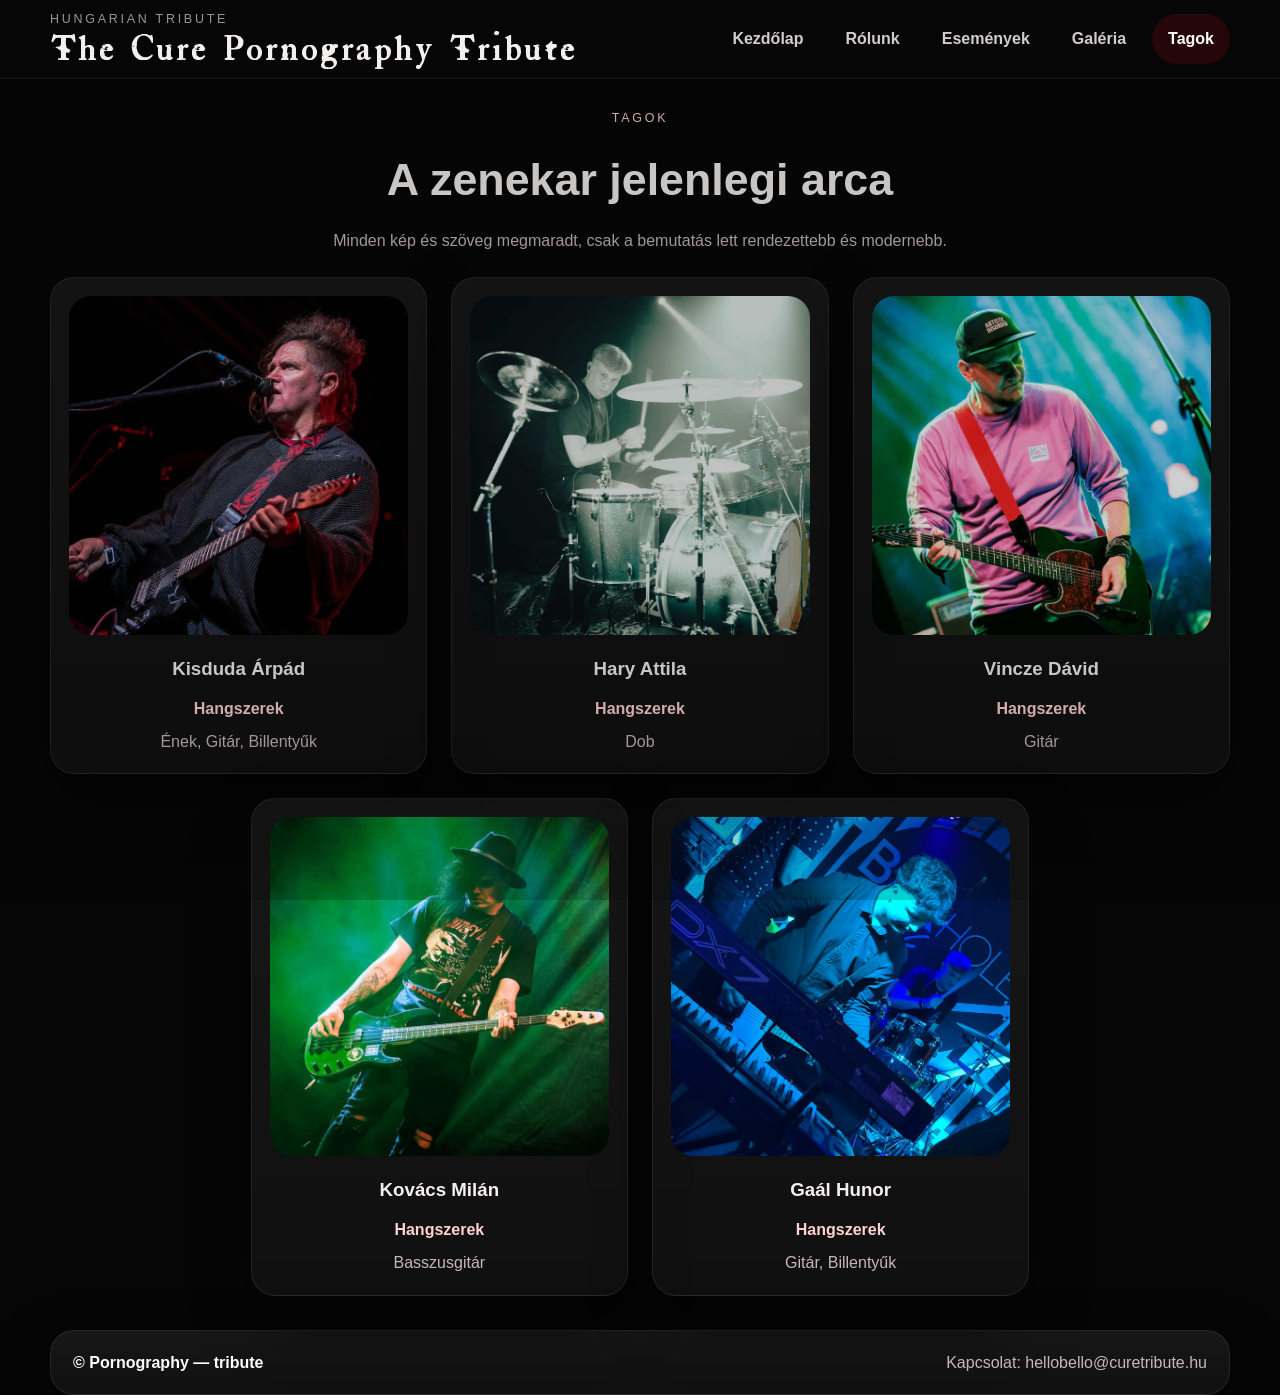
<file: index5.html>
<!doctype html>
<html lang="hu">
<head>
  <meta charset="utf-8" />
  <meta name="theme-color" content="#060607">
  <meta name="apple-mobile-web-app-status-bar-style" content="black">
  <meta name="apple-mobile-web-app-capable" content="yes">
  <meta name="viewport" content="width=device-width, initial-scale=1, viewport-fit=cover">
  <meta name="theme-color" media="(prefers-color-scheme: light)" content="#060607">
  <meta name="theme-color" media="(prefers-color-scheme: dark)" content="#060607">
  <meta name="author" content="Gaal Hunor">
  <meta name="keywords" content="The Cure Pornography Tribute, Pornography Tribute">
  <meta name="description" content="Ez a The Cure Pornography Tribute hivatalos oldala">
  <title>The Cure Pornography Tribute – Tagok</title>
  <link rel="stylesheet" href="style.css">
  <script src="JavaScript/app.js" defer></script>
</head>
<body>
  <header class="site-header">
    <div class="inner">
      <a class="brand" href="./index.html">
        <span class="eyebrow">Hungarian Tribute</span>
        <span class="title">The Cure Pornography Tribute</span>
      </a>
      <button class="nav-toggle" aria-label="Menü megnyitása">☰</button>
      <nav class="site-nav">
        <a href="./index.html">Kezdőlap</a>
        <a href="./index3.html">Rólunk</a>
        <a href="./index4.html">Események</a>
        <a href="./index2.html">Galéria</a>
        <a class="active" href="./index5.html">Tagok</a>
      </nav>
    </div>
  </header>
  <div class="scroll-bar">
      <div class="scroll-bar-fill"></div>
  </div>
  <section class="section">
    <div class="section-head center reveal">
      <span class="eyebrow">Tagok</span>
      <h2>A zenekar jelenlegi arca</h2>
      <center>
        <p>Minden kép és szöveg megmaradt, csak a bemutatás lett rendezettebb és modernebb.</p>
      </center>
    </div>
    <div class="member-grid">
      <article class="member-card reveal">
        <img src="./Images/arpi.jpg" alt="Kisduda Árpád" loading="lazy">
        <h3>Kisduda Árpád</h3>
        <div class="role">Hangszerek</div>
        <p>Ének, Gitár, Billentyűk</p>
      </article>
      <article class="member-card reveal">
        <img src="./Images/attila.jpg" alt="Hary Attila" loading="lazy">
        <h3>Hary Attila</h3>
        <div class="role">Hangszerek</div>
        <p>Dob</p>
      </article>
      <article class="member-card reveal">
        <img src="./Images/david.jpg" alt="Vincze Dávid" loading="lazy">
        <h3>Vincze Dávid</h3>
        <div class="role">Hangszerek</div>
        <p>Gitár</p>
      </article>
      <article class="member-card reveal">
        <img src="./Images/milan.jpg" alt="Kovács Milán" loading="lazy">
        <h3>Kovács Milán</h3>
        <div class="role">Hangszerek</div>
        <p>Basszusgitár</p>
      </article>
      <article class="member-card reveal">
        <img src="./Images/hunor.jpg" alt="Gaál Hunor" loading="lazy">
        <h3>Gaál Hunor</h3>
        <div class="role">Hangszerek</div>
        <p>Gitár, Billentyűk</p>
      </article>
    </div>
  </section>

  <footer class="footer">
    <div class="footer-card">
      <div><strong>© Pornography — tribute</strong></div>
      <div>Kapcsolat: hellobello@curetribute.hu</div>
    </div>
  </footer>
</body>
</html>
</file>
<file: style.css>
@font-face {
  font-family: 'NewCreation';
  src: url('./fonts/NewCreationRegular.woff2') format('woff2'),
       url('./fonts/NewCreationRegular.woff') format('woff');
  font-display: swap;
}

:root {
  --bg: #060607;
  --bg-soft: #100708;
  --bg-2: #160809;
  --panel: rgba(255,255,255,0.06);
  --panel-strong: rgba(255,255,255,0.10);
  --border: rgba(183, 15, 18, 0.35);
  --text: #f3efef;
  --muted: #c7b8b8;
  --accent: #b70f12;
  --accent-2: #d74145;
  --shadow: 0 25px 60px rgba(0,0,0,0.45);
  --radius: 24px;
  --radius-sm: 18px;
  --content: min(1180px, calc(100% - 32px));
}

* { box-sizing: border-box; }
html { scroll-behavior: smooth; }
body {
  margin: 0;
  color: var(--text);
  font-family: 'Segoe UI', Tahoma, Geneva, Verdana, sans-serif;
  line-height: 1.7;
  background:
    radial-gradient(circle at top left, rgba(183,15,18,0.18), transparent 24%),
    radial-gradient(circle at 90% 20%, rgba(215,65,69,0.12), transparent 22%),
    radial-gradient(circle at bottom right, rgba(183,15,18,0.16), transparent 28%),
    linear-gradient(160deg, var(--bg), var(--bg-soft) 46%, var(--bg-2));
  min-height: 100vh;
}
body::before {
  content: '';
  position: fixed;
  inset: 0;
  pointer-events: none;
  background:
    linear-gradient(rgba(255,255,255,0.015), rgba(255,255,255,0.015)),
    repeating-linear-gradient(
      to bottom,
      rgba(255,255,255,0.02) 0,
      rgba(255,255,255,0.02) 1px,
      transparent 1px,
      transparent 4px
    );
  opacity: 0.18;
}
img { max-width: 100%; display: block; }
a { color: inherit; text-decoration: none; }
.container { width: var(--content); margin: 0 auto; }
.page-shell { padding-bottom: 56px; }

.site-header {
  position: sticky;
  top: 0;
  z-index: 1000;
  background: rgba(8,8,9,0.72);
  backdrop-filter: blur(16px);
  border-bottom: 1px solid rgba(255,255,255,0.06);
}
.site-header .inner {
  width: var(--content);
  margin: 0 auto;
  display: flex;
  align-items: center;
  justify-content: space-between;
  gap: 20px;
  min-height: 78px;
}
.brand {
  display: flex;
  flex-direction: column;
  gap: 2px;
}
.brand .eyebrow {
  font-size: 0.78rem;
  text-transform: uppercase;
  letter-spacing: 0.22em;
  color: rgba(243,239,239,0.62);
}
.brand .title {
  font-family: 'NewCreation', serif;
  font-size: clamp(1.6rem, 3vw, 2.55rem);
  line-height: 0.95;
  color: var(--text);
}
.nav-toggle {
  display: none;
  width: 48px;
  height: 48px;
  border-radius: 14px;
  border: 1px solid rgba(255,255,255,0.12);
  background: rgba(255,255,255,0.05);
  color: var(--text);
  font-size: 1.5rem;
  cursor: pointer;
}
.site-nav {
  display: flex;
  gap: 10px;
  flex-wrap: wrap;
  align-items: center;
}
.site-nav a {
  padding: 11px 16px;
  border-radius: 999px;
  color: rgba(243,239,239,0.86);
  transition: 0.25s ease;
  font-weight: 600;
}
.site-nav a:hover,
.site-nav a.active {
  background: rgba(183,15,18,0.18);
  color: #fff;
}
.site-nav a.cta-link {
  border: 1px solid rgba(183,15,18,0.5);
  background: linear-gradient(135deg, rgba(183,15,18,0.22), rgba(183,15,18,0.10));
}

.hero {
  padding: 56px 0 34px;
}
.hero-grid {
  width: var(--content);
  margin: 0 auto;
  display: grid;
  grid-template-columns: 1.15fr 0.85fr;
  gap: 28px;
  align-items: center;
}
.badge {
  display: inline-flex;
  align-items: center;
  gap: 10px;
  padding: 10px 16px;
  border-radius: 999px;
  background: rgba(183,15,18,0.14);
  border: 1px solid rgba(183,15,18,0.34);
  color: #ffd5d5;
  font-size: 0.9rem;
  margin-bottom: 18px;
}
.hero h1 {
  font-family: 'NewCreation', serif;
  font-size: clamp(3.2rem, 8vw, 6.8rem);
  line-height: 0.86;
  margin: 0 0 18px;
}
.hero p {
  color: var(--muted);
  max-width: 62ch;
  margin: 0 0 24px;
  font-size: 1.05rem;
}
.hero-actions, .button-row {
  display: flex;
  gap: 14px;
  flex-wrap: wrap;
}
.btn {
  display: inline-flex;
  align-items: center;
  justify-content: center;
  gap: 8px;
  min-height: 50px;
  padding: 12px 18px;
  border-radius: 16px;
  border: 1px solid transparent;
  color: #fff;
  font-weight: 700;
  cursor: pointer;
  transition: transform 0.2s ease, border-color 0.2s ease, background 0.2s ease;
}
.btn:hover { transform: translateY(-2px); }
.btn-primary {
  background: linear-gradient(135deg, var(--accent), var(--accent-2));
  box-shadow: 0 16px 34px rgba(183,15,18,0.25);
}
.btn-secondary {
  background: rgba(255,255,255,0.06);
  border-color: rgba(255,255,255,0.14);
}
.hero-card,
.panel,
.card,
.event-card,
.member-card,
.gallery-card,
.article-card,
.quote-card,
.audio-card,
.footer-card {
  background: linear-gradient(180deg, rgba(255,255,255,0.07), rgba(255,255,255,0.045));
  border: 1px solid rgba(255,255,255,0.08);
  border-radius: var(--radius);
  box-shadow: var(--shadow);
}
.hero-card {
  overflow: hidden;
}
.hero-card img {
  width: 100%;
  aspect-ratio: 4 / 4.6;
  object-fit: cover;
}
.hero-card .meta {
  padding: 20px 22px 24px;
}
.hero-card h3 { margin: 0 0 8px; font-size: 1.35rem; }
.hero-card p { margin: 0; color: var(--muted); }

.stats {
  display: grid;
  grid-template-columns: repeat(3, 1fr);
  gap: 14px;
  margin-top: 20px;
}
.stat {
  padding: 18px;
  border-radius: 20px;
  background: rgba(255,255,255,0.05);
  border: 1px solid rgba(255,255,255,0.08);
  text-align: center;
}
.stat strong {
  display: block;
  font-size: 1.15rem;
  margin-bottom: 5px;
}
.stat span {
  color: var(--muted);
  font-size: 0.95rem;
}

.section { padding: 24px 0 0; }
.section-head {
  width: var(--content);
  margin: 0 auto 22px;
}
.section-head.center { text-align: center; }
.section-head .eyebrow {
  display: inline-block;
  color: #ffcdcd;
  text-transform: uppercase;
  letter-spacing: 0.22em;
  font-size: 0.78rem;
  margin-bottom: 12px;
}
.section-head h2 {
  margin: 0 0 10px;
  font-size: clamp(1.9rem, 3.5vw, 3rem);
}
.section-head p {
  color: var(--muted);
  margin: 0;
  max-width: 75ch;
}

.grid-3,
.grid-4,
.member-grid,
.event-grid,
.gallery-grid,
.feature-grid {
  width: var(--content);
  margin: 0 auto;
  display: grid;
  gap: 22px;
}
.grid-3, .event-grid { grid-template-columns: repeat(3, minmax(0,1fr)); }
.grid-4, .member-grid { grid-template-columns: repeat(4, minmax(0,1fr)); }
.feature-grid { grid-template-columns: repeat(2, minmax(0,1fr)); }
.gallery-grid { grid-template-columns: repeat(3, minmax(0,1fr)); }
.card, .event-card, .member-card, .gallery-card, .panel, .article-card, .quote-card, .audio-card {
  padding: 24px;
}
.card h3, .event-card h3, .member-card h3, .article-card h3 { margin: 0 0 10px; }
.card p, .event-card p, .member-card p, .article-card p, .panel p, .quote-card p { color: var(--muted); margin-top: 0; }
.icon-chip {
  width: 54px;
  height: 54px;
  display: grid;
  place-items: center;
  border-radius: 16px;
  margin-bottom: 16px;
  background: linear-gradient(135deg, rgba(183,15,18,0.22), rgba(255,255,255,0.07));
  border: 1px solid rgba(255,255,255,0.08);
  font-size: 1.35rem;
}

.about-teaser {
  width: var(--content);
  margin: 0 auto;
  display: grid;
  grid-template-columns: 1fr 1fr;
  gap: 22px;
}
.quote-card blockquote {
  margin: 0 0 14px;
  font-size: 1.12rem;
  line-height: 1.8;
}
.quote-card .quote-mark {
  font-size: 3rem;
  color: rgba(215,65,69,0.7);
  line-height: 1;
  margin-bottom: 10px;
}

.strip {
  width: var(--content);
  margin: 28px auto 0;
  padding: 18px 20px;
  border-radius: 20px;
  border: 1px solid rgba(183,15,18,0.28);
  background: rgba(183,15,18,0.12);
  display: flex;
  align-items: center;
  justify-content: space-between;
  gap: 18px;
  flex-wrap: wrap;
}
.strip p { margin: 0; color: #ffe4e4; }

.gallery-grid img {
  width: 100%;
  aspect-ratio: 4 / 3;
  object-fit: cover;
  border-radius: 18px;
  cursor: pointer;
  transition: transform 0.25s ease, box-shadow 0.25s ease;
}
.gallery-grid img:hover {
  transform: translateY(-4px) scale(1.01);
  box-shadow: 0 20px 30px rgba(0,0,0,0.28);
}
.gallery-card { padding: 16px; }
.gallery-card.wide { grid-column: span 2; }
.gallery-card.tall img { aspect-ratio: 4 / 5; }
.gallery-grid.compact .gallery-card { padding: 14px; }
.gallery-grid.compact img { aspect-ratio: 4 / 3; }

.article-wrap {
  width: min(920px, calc(100% - 32px));
  margin: 0 auto;
  display: grid;
  gap: 18px;
}
.article-hero {
  padding: 26px;
  text-align: center;
}
.article-hero h1 {
  margin: 0 0 10px;
  font-size: clamp(2.1rem, 5vw, 3.4rem);
}
.article-body {
  padding: 32px;
}
.article-body h2 {
  margin: 0 0 14px;
  font-size: 2rem;
}
.article-body p {
  margin: 0 0 18px;
  color: var(--muted);
}
.article-body p.question {
  color: #fff;
  font-weight: 700;
}
.anchor-box {
  display: flex;
  gap: 12px;
  justify-content: center;
  flex-wrap: wrap;
  margin-top: 18px;
}

.event-card {
  display: flex;
  flex-direction: column;
  gap: 16px;
}
.event-card .date-pill {
  display: inline-flex;
  width: fit-content;
  padding: 8px 12px;
  border-radius: 999px;
  background: rgba(183,15,18,0.16);
  border: 1px solid rgba(183,15,18,0.36);
  color: #ffd9d9;
  font-weight: 700;
}
.event-card .place {
  color: #fff;
  font-size: 1.05rem;
  font-weight: 700;
}
.event-card .event-meta {
  display: grid;
  gap: 6px;
  color: var(--muted);
}

.member-card { text-align: center; padding: 18px; }
.member-card img {
  width: 100%;
  aspect-ratio: 1 / 1;
  object-fit: cover;
  border-radius: 22px;
  margin-bottom: 18px;
}
.member-card .role {
  color: #ffd1d1;
  font-weight: 700;
  margin-bottom: 6px;
}
.member-card p { margin-bottom: 0; }

.footer {
  padding: 34px 0 56px;
}
.footer-card {
  width: var(--content);
  margin: 0 auto;
  padding: 18px 22px;
  display: flex;
  align-items: center;
  justify-content: space-between;
  gap: 16px;
  flex-wrap: wrap;
  color: var(--muted);
}
.footer-card strong { color: #fff; }

.music-player {
  position: fixed;
  left: 50%;
  bottom: 22px;
  transform: translate(-50%, 140%);
  width: min(900px, calc(100% - 24px));
  z-index: 1200;
  transition: transform 0.35s ease;
}
.music-player.active { transform: translate(-50%, 0); }
.audio-card {
  display: grid;
  grid-template-columns: 1fr auto;
  gap: 18px;
  align-items: center;
  padding: 18px 20px;
}
.track-title { font-size: 1.05rem; font-weight: 700; }
.track-sub { color: var(--muted); font-size: 0.92rem; }
.progress-row, .audio-controls, .volume {
  display: flex;
  align-items: center;
  gap: 10px;
}
.audio-controls { justify-content: flex-end; }
.icon-btn {
  width: 44px;
  height: 44px;
  border-radius: 14px;
  border: 1px solid rgba(255,255,255,0.12);
  background: rgba(255,255,255,0.06);
  color: #fff;
  cursor: pointer;
}
input[type="range"] {
  width: 100%;
  accent-color: var(--accent-2);
}
.close-player { font-size: 1rem; }

.modal {
  display: none;
  position: fixed;
  inset: 0;
  z-index: 1300;
  background: rgba(0,0,0,0.92);
  padding: 32px;
  align-items: center;
  justify-content: center;
}
.modal.open { display: flex; }
.modal-content {
  max-width: min(1100px, 92vw);
  max-height: 84vh;
  border-radius: 22px;
  border: 1px solid rgba(255,255,255,0.14);
  box-shadow: var(--shadow);
}
.close {
  position: absolute;
  top: 18px;
  right: 22px;
  font-size: 2rem;
  cursor: pointer;
  color: #fff;
}

.reveal {
  opacity: 0;
  transform: translateY(24px);
  transition: opacity 0.7s ease, transform 0.7s ease;
}
.reveal.show {
  opacity: 1;
  transform: translateY(0);
}

@media (max-width: 1024px) {
  .hero-grid,
  .about-teaser,
  .feature-grid,
  .grid-4,
  .member-grid,
  .grid-3,
  .event-grid,
  .gallery-grid {
    grid-template-columns: repeat(2, minmax(0,1fr));
  }
  .hero-grid { grid-template-columns: 1fr; }
  .stats { grid-template-columns: repeat(3, 1fr); }
}

@media (max-width: 780px) {
  .site-header .inner { min-height: 74px; }
  .nav-toggle { display: inline-grid; place-items: center; }
  .site-nav {
    position: absolute;
    top: 78px;
    left: 16px;
    right: 16px;
    display: none;
    flex-direction: column;
    align-items: stretch;
    gap: 6px;
    padding: 10px;
    border-radius: 20px;
    background: rgba(8,8,9,0.95);
    border: 1px solid rgba(255,255,255,0.08);
    box-shadow: var(--shadow);
  }
  .site-nav.open { display: flex; }
  .site-nav a { border-radius: 14px; }
  .grid-3,
  .grid-4,
  .member-grid,
  .event-grid,
  .gallery-grid,
  .about-teaser,
  .feature-grid,
  .stats {
    grid-template-columns: 1fr;
  }
  .gallery-card.wide { grid-column: span 1; }
  .audio-card { grid-template-columns: 1fr; }
  .audio-controls { justify-content: flex-start; }
  .article-body { padding: 24px 18px; }
}
.music-player {
    background: #111;
    border-radius: 25px;
}
@media (max-width: 768px) {
    .stats {
        display: none !important;
    }
}
/* ===== DESKTOP (nagy képernyő) → 3 - 2 ===== */
.member-grid {
  display: grid !important;
  grid-template-columns: repeat(6, 1fr);
  gap: 24px;
}

/* felső 3 */
.member-card:nth-child(1),
.member-card:nth-child(2),
.member-card:nth-child(3) {
  grid-column: span 2;
}

/* alsó 2 középen */
.member-card:nth-child(4) {
  grid-column: 2 / span 2;
}

.member-card:nth-child(5) {
  grid-column: 4 / span 2;
}

/* ===== TABLET → 2 - 2 - 1 ===== */
@media (max-width: 1000px) {
  .member-grid {
    grid-template-columns: repeat(2, 1fr) !important;
  }

  .member-grid .member-card {
    grid-column: auto !important;
    max-width: none !important;
    margin: 0 !important;
    justify-self: stretch !important;
  }

  /* UTOLSÓ KÁRTYA KÖZÉPRE */
  .member-grid .member-card:nth-child(5) {
    grid-column: 1 / -1 !important;
    justify-self: center !important;
    max-width: 391px !important;
  }
}
/* ===== MOBIL → 1 - 1 - 1 - 1 - 1 ===== */
@media (max-width: 600px) {
  .member-grid {
    grid-template-columns: 1fr !important;
  }

  .member-card {
    grid-column: auto !important;
    max-width: 100%;
  }
}


.reveal {
  opacity: 1 !important;
  transform: none !important;
  transition: none !important;
}

.reveal.show {
  opacity: 1 !important;
  transform: none !important;
}
.btn {
  font-family: 'Segoe UI', Tahoma, Geneva, Verdana, sans-serif !important;
  font-size: 15px;
}

html {
  margin: 0;
  padding: 0;
  background: #060607 !important;
  min-height: 100%;
}

body {
  margin: 0;
  padding: 0;
  background: #060607 !important;
  min-height: 100vh;
  min-height: 100dvh;
}

.site-header {
  padding-top: env(safe-area-inset-top);
  background: rgba(8,8,9,0.96) !important;
}


.footer,
.page-shell,
body {
  padding-bottom: 0 !important;
}


.page-shell {
  background:
    radial-gradient(circle at top left, rgba(183,15,18,0.18), transparent 24%),
    radial-gradient(circle at 90% 20%, rgba(215,65,69,0.12), transparent 22%),
    radial-gradient(circle at bottom right, rgba(183,15,18,0.16), transparent 28%),
    linear-gradient(160deg, #060607, #100708 46%, #160809) !important;
  min-height: 100dvh;
}


.music-player {
  position: fixed;
  left: 50%;
  bottom: 22px !important;
  transform: translate(-50%, 140%);
  width: min(900px, calc(100% - 24px));
  z-index: 1200;
}

.music-player.active {
  transform: translate(-50%, 0);
}

@media screen and (max-width: 430px) {
  html,
  body {
    background: #060607 !important;
  }

  .page-shell {
    background: #060607 !important;
  }

  .site-header {
    background: #060607 !important;
  }

  body::before {
    background: #060607 !important;
  }
}

html,
  body {
    background: #060607 !important;
  }

  .page-shell {
    background: #060607 !important;
  }

  .site-header {
    background: #060607 !important;
  }

  body::before {
    background: #060607 !important;
  }

  .timeline {
  width: min(900px, calc(100% - 32px));
  margin: 40px auto 0;
  position: relative;
  padding-left: 30px;
}

.timeline::before {
  content: "";
  position: absolute;
  top: 0;
  left: 10px;
  width: 3px;
  height: 100%;
  background: linear-gradient(to bottom, #b70f12, #d74145);
  border-radius: 999px;
}

.timeline-item {
  position: relative;
  margin-bottom: 28px;
  padding-left: 35px;
}

.timeline-item::before {
  content: "";
  position: absolute;
  left: -1px;
  top: 6px;
  width: 22px;
  height: 22px;
  border-radius: 50%;
  background: #b70f12;
  border: 4px solid #060607;
  box-shadow: 0 0 0 1px rgba(255,255,255,0.08);
}

.timeline-year {
  display: inline-block;
  margin-bottom: 10px;
  padding: 6px 12px;
  border-radius: 999px;
  background: rgba(183, 15, 18, 0.16);
  border: 1px solid rgba(183, 15, 18, 0.38);
  color: #ffd5d5;
  font-weight: 700;
  font-size: 0.95rem;
}

.timeline-content {
  background: linear-gradient(180deg, rgba(255,255,255,0.07), rgba(255,255,255,0.045));
  border: 1px solid rgba(255,255,255,0.08);
  border-radius: 24px;
  padding: 22px;
  box-shadow: 0 25px 60px rgba(0,0,0,0.45);
}

.timeline-content h3 {
  margin: 0 0 10px;
  color: #fff;
}

.timeline-content p {
  margin: 0;
  color: #c7b8b8;
}

@media (max-width: 700px) {
  .timeline {
    padding-left: 22px;
  }

  .timeline::before {
    left: 7px;
  }

  .timeline-item {
    padding-left: 35px;
  }

  .timeline-item::before {
    width: 18px;
    height: 18px;
    left: -2px;
  }

  .timeline-content {
    padding: 18px;
  }
}
.scroll-bar {
  position: fixed;
  left: 0;
  top: 78px;
  width: 100%;
  height: 3px;
  z-index: 99999;
  background: transparent;
  pointer-events: none;
}

.scroll-bar-fill {
  width: 0%;
  height: 100%;
  background: linear-gradient(90deg, #b70f12, #d74145);
  box-shadow: 0 0 10px rgba(183,15,18,0.45);
  transition: width 0.08s linear;
}
.hero {
  position: relative;
  min-height: auto;
  display: flex;
  align-items: center;
  justify-content: center;
  overflow: hidden;
}

.hero-stack {
  position: relative;
  width: 100%;
  height: 100%;
}


.hero-bg-image {
  position: absolute;
  inset: 0;
  background: url('./Images/background.jpg') center/cover no-repeat;
  filter: brightness(0.4) contrast(1.1);
}


.hero-bg-image::after {
  content: "";
  position: absolute;
  inset: 0;
  background: radial-gradient(circle at center, rgba(0,0,0,0.3), #060607 80%);
}


.hero-center {
  position: relative;
  z-index: 2;
  text-align: center;
  max-width: 700px;
  margin: 0 auto;
  padding: 20px;
}


.hero-line-top {
  font-size: 0.7rem;
  letter-spacing: 0.3em;
  color: rgba(255,255,255,0.5);
  margin-bottom: 25px;
}


.hero-main {
  font-size: clamp(1.8rem, 4vw, 2.8rem);
  line-height: 1.4;
  color: #fff;
  margin-bottom: 35px;
  font-weight: 600;
}


.hero-actions {
  display: flex;
  flex-direction: column;
  align-items: center;
  gap: 14px;
}


.hero-footer {
  margin-top: 35px;
  font-size: 0.85rem;
  color: rgba(255,255,255,0.6);
}


@media (max-width: 700px) {
  .hero {
    min-height: auto;
  }

  .hero-main {
    font-size: 1.6rem;
  }
}
.countdown-card {
  width: fit-content;
  max-width: 100%;
  margin: 28px auto 0;
  padding: 20px 26px;
  border-radius: 24px;
  background:
    linear-gradient(180deg, rgba(255,255,255,0.06), rgba(255,255,255,0.03));
  border: 1px solid rgba(183,15,18,0.35);
  box-shadow:
    0 18px 40px rgba(0,0,0,0.35),
    0 0 24px rgba(183,15,18,0.12);
  text-align: center;
  backdrop-filter: blur(6px);
}

.countdown-label {
  font-size: 0.72rem;
  letter-spacing: 0.22em;
  text-transform: uppercase;
  color: rgba(255,255,255,0.55);
  margin-bottom: 8px;
}

.countdown-place {
  font-size: 1.15rem;
  font-weight: 700;
  color: #fff;
  margin-bottom: 10px;
}

.countdown-live {
  font-size: clamp(1.5rem, 4vw, 2.2rem);
  font-weight: 800;
  color: #fff;
  line-height: 1.1;
  margin-bottom: 10px;
  text-shadow: 0 0 18px rgba(183,15,18,0.28);
}

.countdown-meta {
  font-size: 0.92rem;
  color: #c7b8b8;
}

@media (max-width: 700px) {
  .countdown-card {
    width: 100%;
    padding: 18px 16px;
    border-radius: 20px;
  }

  .countdown-place {
    font-size: 1rem;
  }

  .countdown-meta {
    font-size: 0.86rem;
  }
}

@media (max-width: 700px) {
  .countdown-card {
    width: calc(100% - 24px) !important;
    margin: 18px auto 0 !important;
    padding: 16px 14px !important;
    border-radius: 20px !important;
  }

  .countdown-label {
    font-size: 0.68rem !important;
    letter-spacing: 0.18em !important;
    margin-bottom: 8px !important;
  }

  .countdown-place {
    font-size: 0.95rem !important;
    margin-bottom: 8px !important;
  }

  .countdown-live {
    font-size: 2rem !important;
    line-height: 1.05 !important;
    margin-bottom: 8px !important;
  }

  .countdown-meta {
    font-size: 0.9rem !important;
    line-height: 1.4 !important;
  }

  .countdown-card .btn,
  .countdown-card a,
  .countdown-card button {
    width: auto !important;
    min-width: 0 !important;
    padding: 12px 18px !important;
    margin-top: 14px !important;
  }
}

.countdown-card {
  max-width: 340px;
  width: 100%;
  margin: 24px auto 0;
  padding: 18px 16px;
  border-radius: 22px;

  background: linear-gradient(180deg, rgba(255,255,255,0.06), rgba(255,255,255,0.03));
  border: 1px solid rgba(183,15,18,0.45);
  box-shadow: 0 16px 35px rgba(0,0,0,0.35);

  text-align: center;
}

/* SZÖVEGEK */
.countdown-label {
  font-size: 0.7rem;
  letter-spacing: 0.18em;
  text-transform: uppercase;
  color: rgba(255,255,255,0.5);
  margin-bottom: 10px;
}

.countdown-place {
  font-size: 1.1rem;
  font-weight: 700;
  margin-bottom: 10px;
}

.countdown-live {
  font-size: 2.1rem;
  font-weight: 800;
  margin-bottom: 10px;
}

.countdown-meta {
  font-size: 0.9rem;
  color: #c7b8b8;
}

@media (max-width: 600px) {
    .countdown-card {
    width: 260px;
    max-width: 320px;
  }

  .countdown-live {
    font-size: 1.8rem;
  }
}
.concert-divider {
  grid-column: 1 / -1;
  width: 100%;
  max-width: 100%;
  box-sizing: border-box;
  margin: 16px 0;
  display: flex;
  align-items: center;
  gap: 12px;
  overflow: hidden;
}

.concert-divider::before,
.concert-divider::after {
  content: "";
  flex: 1;
  height: 1px;
  background: rgba(183, 15, 18, 0.45);
  min-width: 15px;
}

.concert-divider span {
  white-space: normal;
  text-align: center;
  word-break: break-word;
  color: #c7b8b8;
  font-size: 0.75rem;
  letter-spacing: 0.08em;
  text-transform: uppercase;
}
body.modal-open {
  overflow: hidden !important;
}

body.modal-open .scroll-bar {
  opacity: 0 !important;
  visibility: hidden !important;
}
html.modal-open,
body.modal-open {
  overflow: hidden !important;
  height: 100% !important;
  overscroll-behavior: none !important;
}

body.modal-open .scroll-bar {
  display: none !important;
}
</file>
